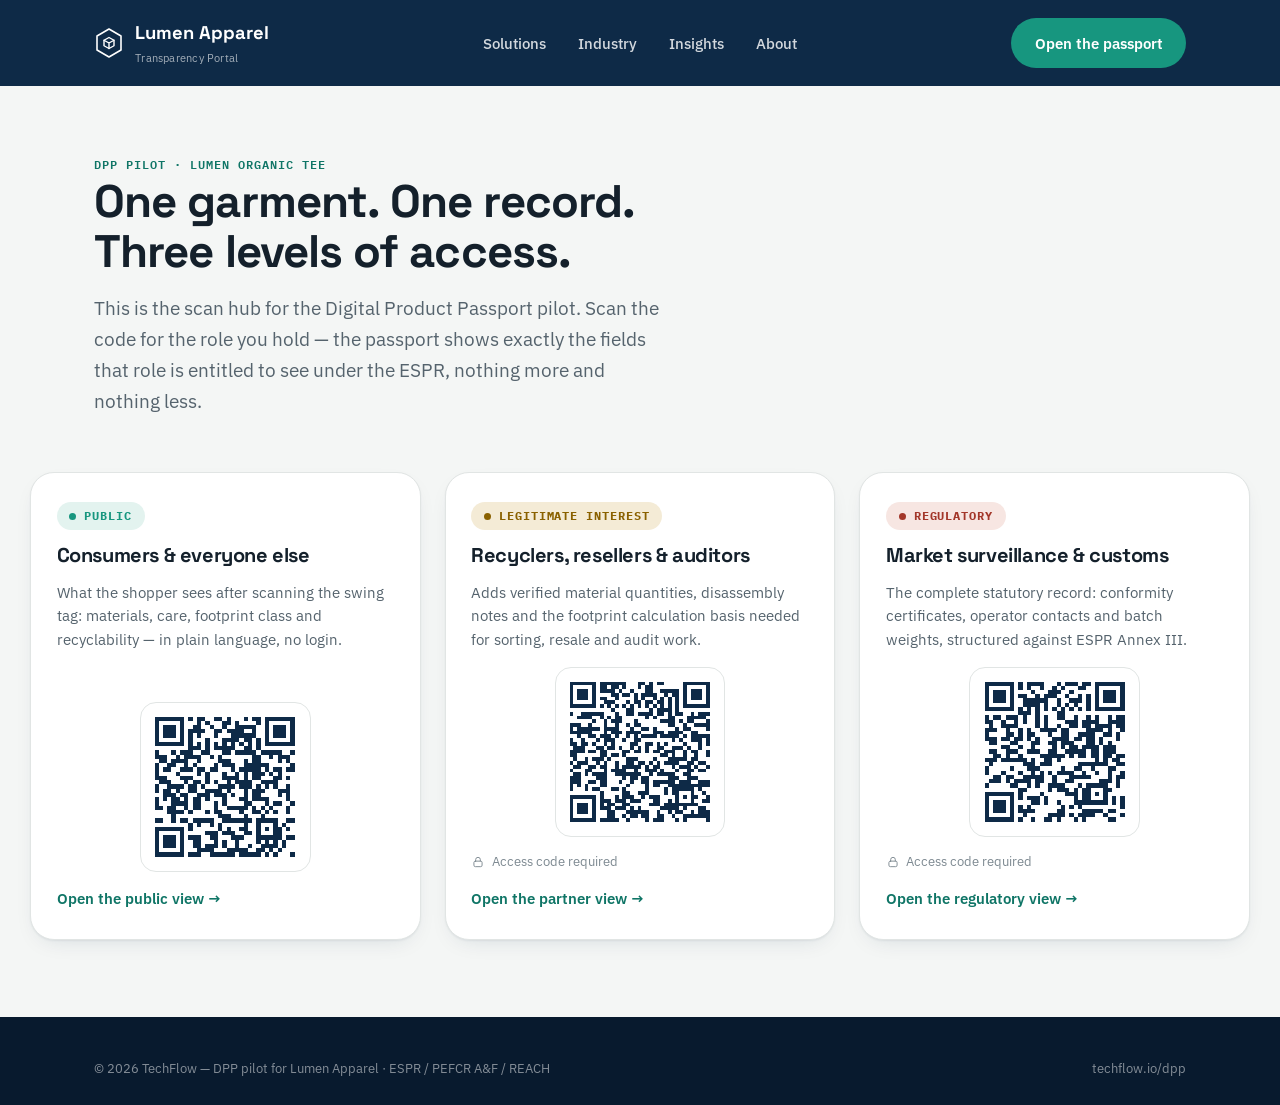
<file: index.html>
<!DOCTYPE html>
<html lang="en">
<head>
<meta charset="UTF-8">
<meta name="viewport" content="width=device-width, initial-scale=1.0">
<title>Transparency Portal — Scan a passport view | TechFlow × Lumen Apparel</title>
<meta name="description" content="Scan hub for the TechFlow × Lumen Apparel Digital Product Passport pilot. One garment, three access levels — scan the QR code for the view you are entitled to.">
<link rel="icon" href="data:image/svg+xml,%3Csvg xmlns='http://www.w3.org/2000/svg' viewBox='0 0 30 30'%3E%3Cpolygon points='15,1 27,8 27,22 15,29 3,22 3,8' fill='%230E2A47'/%3E%3Cpath d='M15 9.5 20 12.25 20 17.75 15 20.5 10 17.75 10 12.25Z M10 12.25 15 15 20 12.25 M15 15 V20.5' fill='none' stroke='white' stroke-width='1.5' stroke-linejoin='round'/%3E%3C/svg%3E">
<link rel="preconnect" href="https://fonts.googleapis.com">
<link rel="preconnect" href="https://fonts.gstatic.com" crossorigin>
<link href="https://fonts.googleapis.com/css2?family=Space+Grotesk:wght@500;600;700&family=IBM+Plex+Sans:wght@400;500;600;700&family=IBM+Plex+Mono:wght@500;600&display=swap" rel="stylesheet">
<link rel="stylesheet" href="assets/css/tf-tokens.css">
<link rel="stylesheet" href="assets/css/tf-base.css">
<style>
  .hub-hero { padding: clamp(2.5rem, 5vw, 4.5rem) 0 1rem; }
  .hub-hero h1 { font-size: var(--fs-h1); max-width: 22ch; }
  .hub-hero .hero-lead { font-size: var(--fs-lead); color: var(--ink-soft); max-width: 52ch; margin-top: 1rem; }
  .hub-grid {
    display: grid;
    grid-template-columns: repeat(3, 1fr);
    gap: 1.5rem;
    padding: 2.5rem 0 var(--section-pad);
  }
  .hub-card {
    background: var(--card);
    border: 1px solid var(--line);
    border-radius: var(--radius-l);
    box-shadow: var(--shadow-card);
    padding: 1.8rem 1.6rem;
    display: flex;
    flex-direction: column;
    gap: 0.9rem;
    align-items: flex-start;
  }
  .hub-card h2 { font-size: 1.25rem; }
  .hub-card p { color: var(--ink-soft); font-size: 0.92rem; flex: 1; }
  .hub-qr { align-self: center; padding: 0.9rem; background: #fff; border: 1px solid var(--line); border-radius: var(--radius-m); }
  .hub-lock { font-size: 0.8rem; color: var(--ink-faint); display: flex; align-items: center; gap: 0.4rem; }
  .hub-open { font-weight: 600; text-decoration: none; color: var(--teal-dark); font-size: 0.92rem; }
  .hub-open:hover { text-decoration: underline; }
  .hub-card--public .tier-badge--public { background: var(--tier-public-tint); color: var(--tier-public); }
  .hub-card--legit .tier-badge--legit { background: var(--tier-legit-tint); color: var(--tier-legit); }
  .hub-card--authority .tier-badge--authority { background: var(--tier-authority-tint); color: var(--tier-authority); }
  @media (max-width: 900px) { .hub-grid { grid-template-columns: 1fr; } }
</style>
</head>
<body>

<svg style="display:none" aria-hidden="true">
  <symbol id="icon-hex" viewBox="0 0 30 30" fill="none" stroke="currentColor" stroke-linecap="round" stroke-linejoin="round"><polygon points="15,1 27,8 27,22 15,29 3,22 3,8" stroke-width="1.6"/><path d="M15 9.5 20 12.25 20 17.75 15 20.5 10 17.75 10 12.25Z" stroke-width="1.4"/><path d="M10 12.25 15 15 20 12.25M15 15V20.5" stroke-width="1.4"/></symbol>
  <symbol id="icon-lock" viewBox="0 0 24 24" fill="none" stroke="currentColor" stroke-width="1.6" stroke-linecap="round" stroke-linejoin="round"><rect x="5" y="10.5" width="14" height="9.5" rx="2.5"/><path d="M8 10.5V8a4 4 0 0 1 8 0v2.5"/></symbol>
</svg>

<header class="site-header">
  <div class="wrap">
    <a href="index.html" class="brand">
      <svg class="brand-mark" width="30" height="30"><use href="#icon-hex"/></svg>
      <span>Lumen Apparel<small>Transparency Portal</small></span>
    </a>
    <nav class="nav-links">
      <a href="solutions.html">Solutions</a>
      <a href="industry.html">Industry</a>
      <a href="public-access.html#trust">Insights</a>
      <a href="#footer">About</a>
    </nav>
    <div class="nav-right">
      <a href="public-access.html" class="btn btn-primary">Open the passport</a>
      <button class="menu-toggle" aria-label="Open menu" aria-expanded="false"><span></span></button>
    </div>
  </div>
</header>
<div class="mobile-panel">
  <a href="solutions.html">Solutions</a>
  <a href="industry.html">Industry</a>
  <a href="public-access.html#trust">Insights</a>
  <a href="#footer">About</a>
</div>

<main>
  <section class="hub-hero">
    <div class="wrap">
      <span class="eyebrow">DPP Pilot · Lumen Organic Tee</span>
      <h1>One garment. One record. Three levels of access.</h1>
      <p class="hero-lead">This is the scan hub for the Digital Product Passport pilot. Scan the code for the role you hold — the passport shows exactly the fields that role is entitled to see under the ESPR, nothing more and nothing less.</p>
    </div>
  </section>

  <section>
    <div class="wrap hub-grid">
      <article class="hub-card hub-card--public">
        <span class="tier-badge tier-badge--public"><span class="dot"></span>Public</span>
        <h2>Consumers &amp; everyone else</h2>
        <p>What the shopper sees after scanning the swing tag: materials, care, footprint class and recyclability — in plain language, no login.</p>
        <div class="hub-qr" data-qr data-qr-page="public-access.html" data-qr-size="140" role="img" aria-label="QR code linking to the public passport view"></div>
        <a class="hub-open" href="public-access.html">Open the public view →</a>
      </article>

      <article class="hub-card hub-card--legit">
        <span class="tier-badge tier-badge--legit"><span class="dot"></span>Legitimate Interest</span>
        <h2>Recyclers, resellers &amp; auditors</h2>
        <p>Adds verified material quantities, disassembly notes and the footprint calculation basis needed for sorting, resale and audit work.</p>
        <div class="hub-qr" data-qr data-qr-page="legitimate-interest-access.html" data-qr-size="140" role="img" aria-label="QR code linking to the legitimate interest passport view"></div>
        <span class="hub-lock"><svg width="14" height="14"><use href="#icon-lock"/></svg>Access code required</span>
        <a class="hub-open" href="legitimate-interest-access.html">Open the partner view →</a>
      </article>

      <article class="hub-card hub-card--authority">
        <span class="tier-badge tier-badge--authority"><span class="dot"></span>Regulatory</span>
        <h2>Market surveillance &amp; customs</h2>
        <p>The complete statutory record: conformity certificates, operator contacts and batch weights, structured against ESPR Annex III.</p>
        <div class="hub-qr" data-qr data-qr-page="regulatory-access.html" data-qr-size="140" role="img" aria-label="QR code linking to the regulatory passport view"></div>
        <span class="hub-lock"><svg width="14" height="14"><use href="#icon-lock"/></svg>Access code required</span>
        <a class="hub-open" href="regulatory-access.html">Open the regulatory view →</a>
      </article>
    </div>
  </section>
</main>

<footer class="site-footer" id="footer">
  <div class="wrap">
    <div class="footer-bottom" style="border-top:none; padding-top:0;">
      <span>© 2026 TechFlow — DPP pilot for Lumen Apparel · ESPR / PEFCR A&amp;F / REACH</span>
      <span>techflow.io/dpp</span>
    </div>
  </div>
</footer>

<script src="assets/vendor/qrcode.min.js"></script>
<script src="assets/js/tf-nav.js"></script>
</body>
</html>
</file>
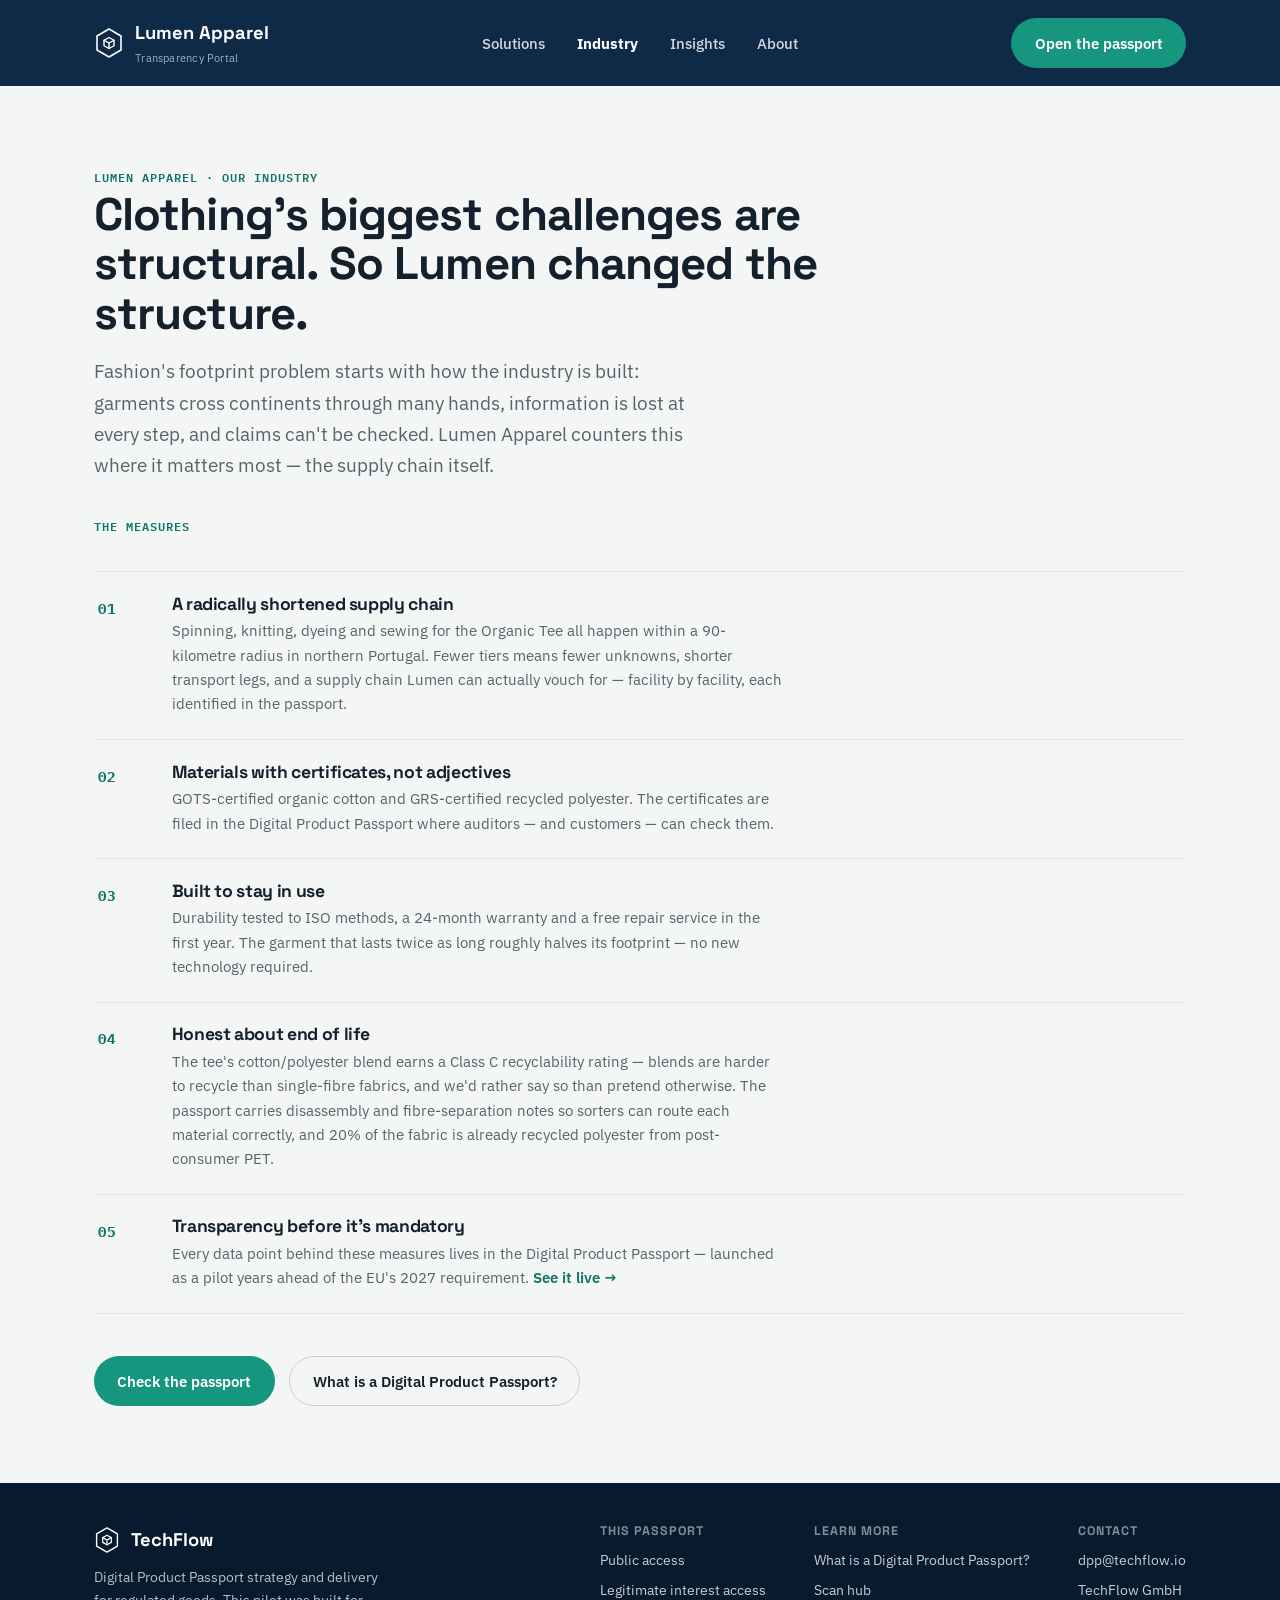
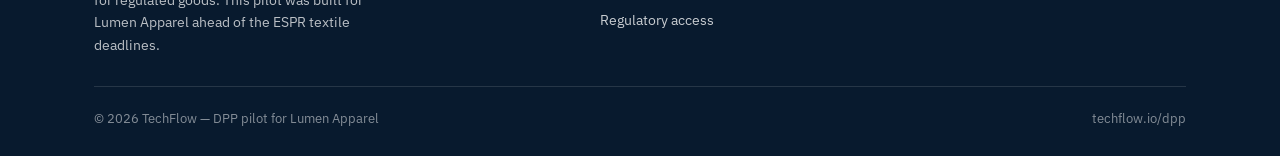
<file: industry.html>
<!DOCTYPE html>
<html lang="en">
<head>
<meta charset="UTF-8">
<meta name="viewport" content="width=device-width, initial-scale=1.0">
<title>Transparency Portal — Industry &amp; Commitments | TechFlow</title>
<meta name="description" content="How Lumen Apparel counters the clothing industry's sustainability challenges: a radically shortened supply chain, durable design, certified materials and a Digital Product Passport on every garment.">
<link rel="icon" href="data:image/svg+xml,%3Csvg xmlns='http://www.w3.org/2000/svg' viewBox='0 0 30 30'%3E%3Cpolygon points='15,1 27,8 27,22 15,29 3,22 3,8' fill='%230E2A47'/%3E%3Cpath d='M15 9.5 20 12.25 20 17.75 15 20.5 10 17.75 10 12.25Z M10 12.25 15 15 20 12.25 M15 15 V20.5' fill='none' stroke='white' stroke-width='1.5' stroke-linejoin='round'/%3E%3C/svg%3E">
<link rel="preconnect" href="https://fonts.googleapis.com">
<link rel="preconnect" href="https://fonts.gstatic.com" crossorigin>
<link href="https://fonts.googleapis.com/css2?family=Space+Grotesk:wght@500;600;700&family=IBM+Plex+Sans:wght@400;500;600;700&family=IBM+Plex+Mono:wght@500;600&display=swap" rel="stylesheet">
<link rel="stylesheet" href="assets/css/tf-tokens.css">
<link rel="stylesheet" href="assets/css/tf-base.css">
<style>
  .page-hero { padding: clamp(3rem, 6vw, 5rem) 0 2rem; }
  .page-hero h1 { font-size: var(--fs-h1); max-width: 26ch; }
  .page-hero .hero-lead { font-size: var(--fs-lead); color: var(--ink-soft); max-width: 56ch; margin-top: 1.1rem; }
  .measure-list { border-top: 1px solid var(--line); margin-top: 2rem; }
  .measure { display: grid; grid-template-columns: 56px 1fr; gap: 1.1rem; padding: 1.4rem 0.25rem; border-bottom: 1px solid var(--line); align-items: start; }
  .measure .num { font-family: var(--font-mono); font-weight: 700; color: var(--teal-dark); font-size: 0.88rem; letter-spacing: 0.06em; padding-top: 0.2rem; }
  .measure h3 { font-size: 1.1rem; margin-bottom: 0.35rem; }
  .measure p { color: var(--ink-soft); font-size: 0.94rem; max-width: 68ch; }
  .measure a { color: var(--teal-dark); font-weight: 600; text-decoration: none; }
  .measure a:hover { text-decoration: underline; }
  .cta-row { display: flex; gap: 0.9rem; flex-wrap: wrap; padding: 2.6rem 0 var(--section-pad); }
  @media (max-width: 700px) { .measure { grid-template-columns: 42px 1fr; } }
</style>
</head>
<body>

<svg style="display:none" aria-hidden="true">
  <symbol id="icon-hex" viewBox="0 0 30 30" fill="none" stroke="currentColor" stroke-linecap="round" stroke-linejoin="round"><polygon points="15,1 27,8 27,22 15,29 3,22 3,8" stroke-width="1.6"/><path d="M15 9.5 20 12.25 20 17.75 15 20.5 10 17.75 10 12.25Z" stroke-width="1.4"/><path d="M10 12.25 15 15 20 12.25M15 15V20.5" stroke-width="1.4"/></symbol>
</svg>

<header class="site-header">
  <div class="wrap">
    <a href="index.html" class="brand">
      <svg class="brand-mark" width="30" height="30"><use href="#icon-hex"/></svg>
      <span>Lumen Apparel<small>Transparency Portal</small></span>
    </a>
    <nav class="nav-links">
      <a href="solutions.html">Solutions</a>
      <a href="industry.html" aria-current="page" style="color:#fff; font-weight:700;">Industry</a>
      <a href="public-access.html#trust">Insights</a>
      <a href="#footer">About</a>
    </nav>
    <div class="nav-right">
      <a href="public-access.html" class="btn btn-primary">Open the passport</a>
      <button class="menu-toggle" aria-label="Open menu" aria-expanded="false"><span></span></button>
    </div>
  </div>
</header>
<div class="mobile-panel">
  <a href="solutions.html">Solutions</a>
  <a href="industry.html">Industry</a>
  <a href="public-access.html#trust">Insights</a>
  <a href="#footer">About</a>
</div>

<main>
  <section class="page-hero">
    <div class="wrap">
      <span class="eyebrow">Lumen Apparel · Our industry</span>
      <h1>Clothing's biggest challenges are structural. So Lumen changed the structure.</h1>
      <p class="hero-lead">Fashion's footprint problem starts with how the industry is built: garments cross continents through many hands, information is lost at every step, and claims can't be checked. Lumen Apparel counters this where it matters most — the supply chain itself.</p>
    </div>
  </section>

  <section>
    <div class="wrap">
      <span class="eyebrow">The measures</span>
      <div class="measure-list">
        <div class="measure">
          <span class="num">01</span>
          <div>
            <h3>A radically shortened supply chain</h3>
            <p>Spinning, knitting, dyeing and sewing for the Organic Tee all happen within a 90-kilometre radius in northern Portugal. Fewer tiers means fewer unknowns, shorter transport legs, and a supply chain Lumen can actually vouch for — facility by facility, each identified in the passport.</p>
          </div>
        </div>
        <div class="measure">
          <span class="num">02</span>
          <div>
            <h3>Materials with certificates, not adjectives</h3>
            <p>GOTS-certified organic cotton and GRS-certified recycled polyester. The certificates are filed in the Digital Product Passport where auditors — and customers — can check them.</p>
          </div>
        </div>
        <div class="measure">
          <span class="num">03</span>
          <div>
            <h3>Built to stay in use</h3>
            <p>Durability tested to ISO methods, a 24-month warranty and a free repair service in the first year. The garment that lasts twice as long roughly halves its footprint — no new technology required.</p>
          </div>
        </div>
        <div class="measure">
          <span class="num">04</span>
          <div>
            <h3>Honest about end of life</h3>
            <p>The tee's cotton/polyester blend earns a Class C recyclability rating — blends are harder to recycle than single-fibre fabrics, and we'd rather say so than pretend otherwise. The passport carries disassembly and fibre-separation notes so sorters can route each material correctly, and 20% of the fabric is already recycled polyester from post-consumer PET.</p>
          </div>
        </div>
        <div class="measure">
          <span class="num">05</span>
          <div>
            <h3>Transparency before it's mandatory</h3>
            <p>Every data point behind these measures lives in the Digital Product Passport — launched as a pilot years ahead of the EU's 2027 requirement. <a href="public-access.html">See it live →</a></p>
          </div>
        </div>
      </div>
      <div class="cta-row">
        <a href="public-access.html" class="btn btn-primary">Check the passport</a>
        <a href="solutions.html" class="btn btn-secondary">What is a Digital Product Passport?</a>
      </div>
    </div>
  </section>
</main>

<footer class="site-footer" id="footer">
  <div class="wrap">
    <div class="footer-top">
      <div class="footer-brand">
        <span class="brand"><svg class="brand-mark" width="26" height="26"><use href="#icon-hex"/></svg>TechFlow</span>
        <p>Digital Product Passport strategy and delivery for regulated goods. This pilot was built for Lumen Apparel ahead of the ESPR textile deadlines.</p>
      </div>
      <div class="footer-cols">
        <div class="footer-col">
          <h4>This passport</h4>
          <a href="public-access.html">Public access</a>
          <a href="legitimate-interest-access.html">Legitimate interest access</a>
          <a href="regulatory-access.html">Regulatory access</a>
        </div>
        <div class="footer-col">
          <h4>Learn more</h4>
          <a href="solutions.html">What is a Digital Product Passport?</a>
          <a href="index.html">Scan hub</a>
        </div>
        <div class="footer-col">
          <h4>Contact</h4>
          <a href="mailto:dpp@techflow.io">dpp@techflow.io</a>
          <p>TechFlow GmbH</p>
        </div>
      </div>
    </div>
    <div class="footer-bottom">
      <span>© 2026 TechFlow — DPP pilot for Lumen Apparel</span>
      <span>techflow.io/dpp</span>
    </div>
  </div>
</footer>

<script src="assets/js/tf-nav.js"></script>
</body>
</html>
</file>
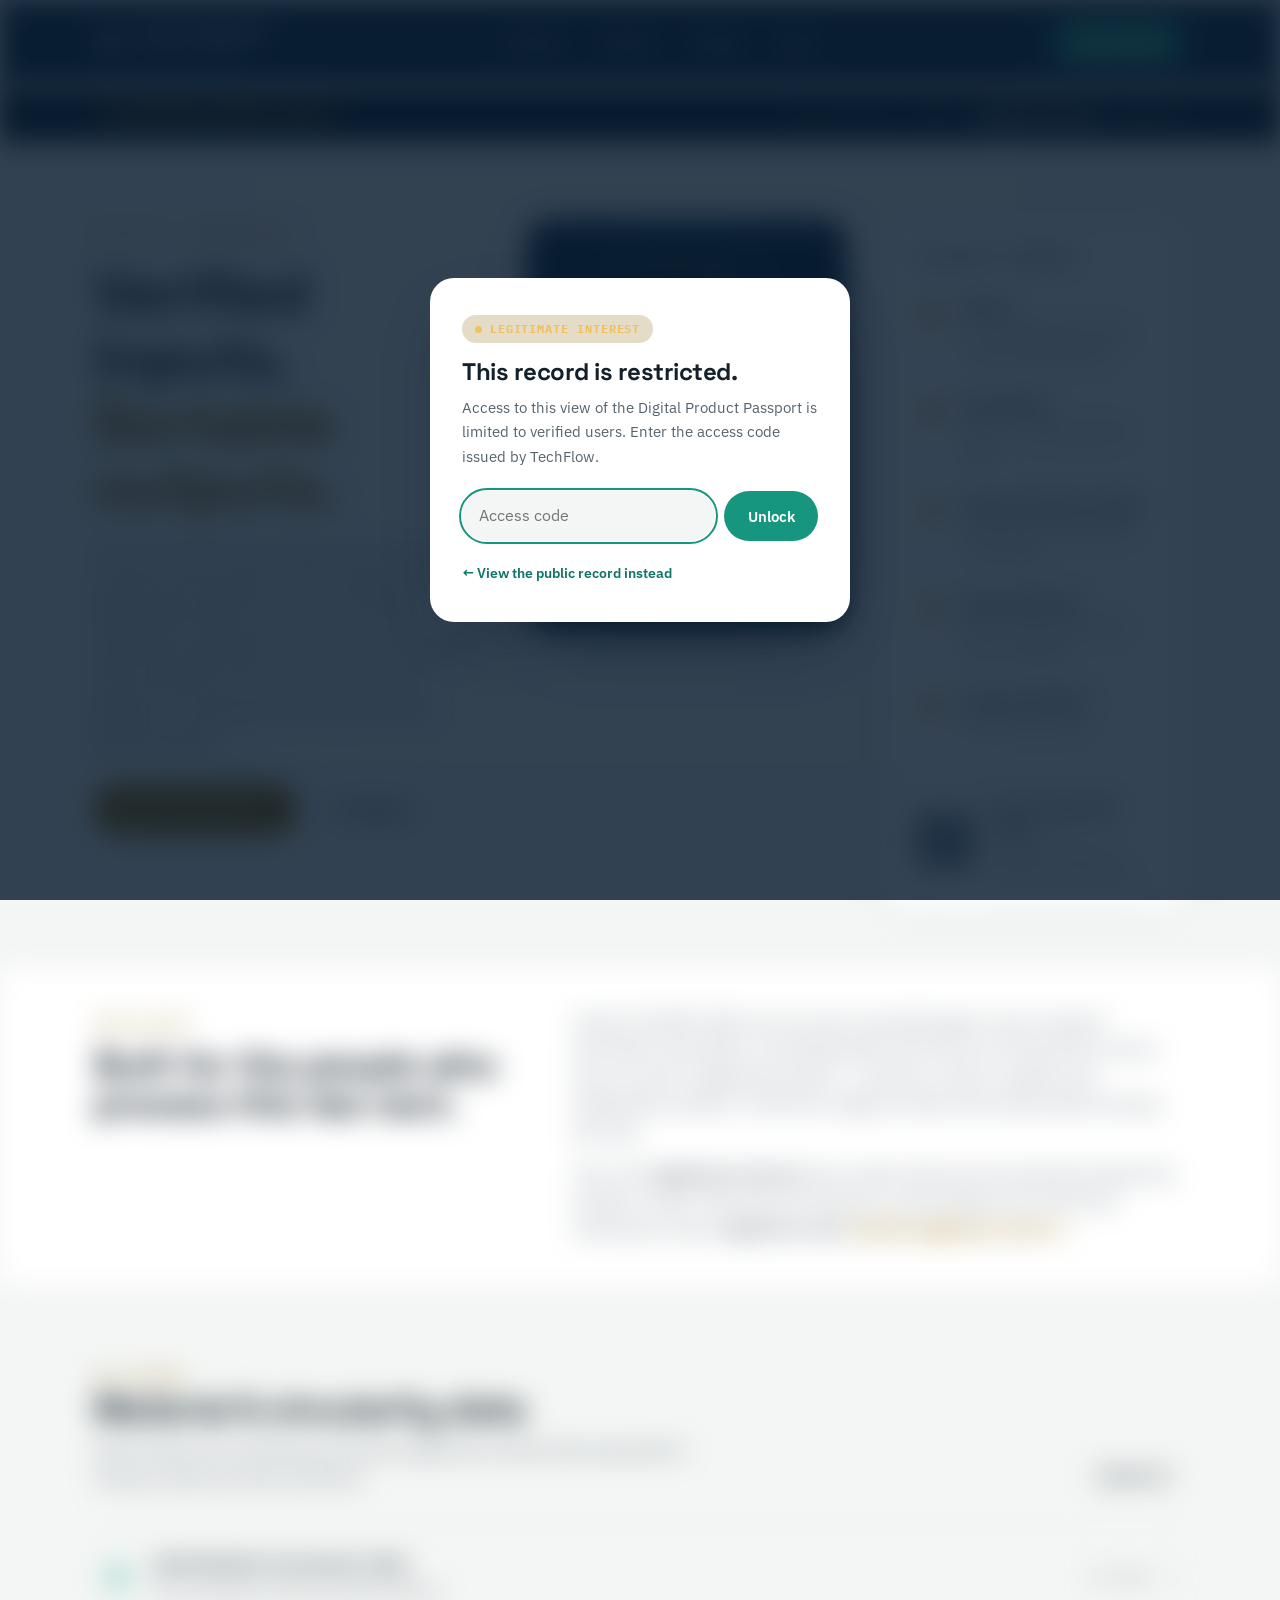
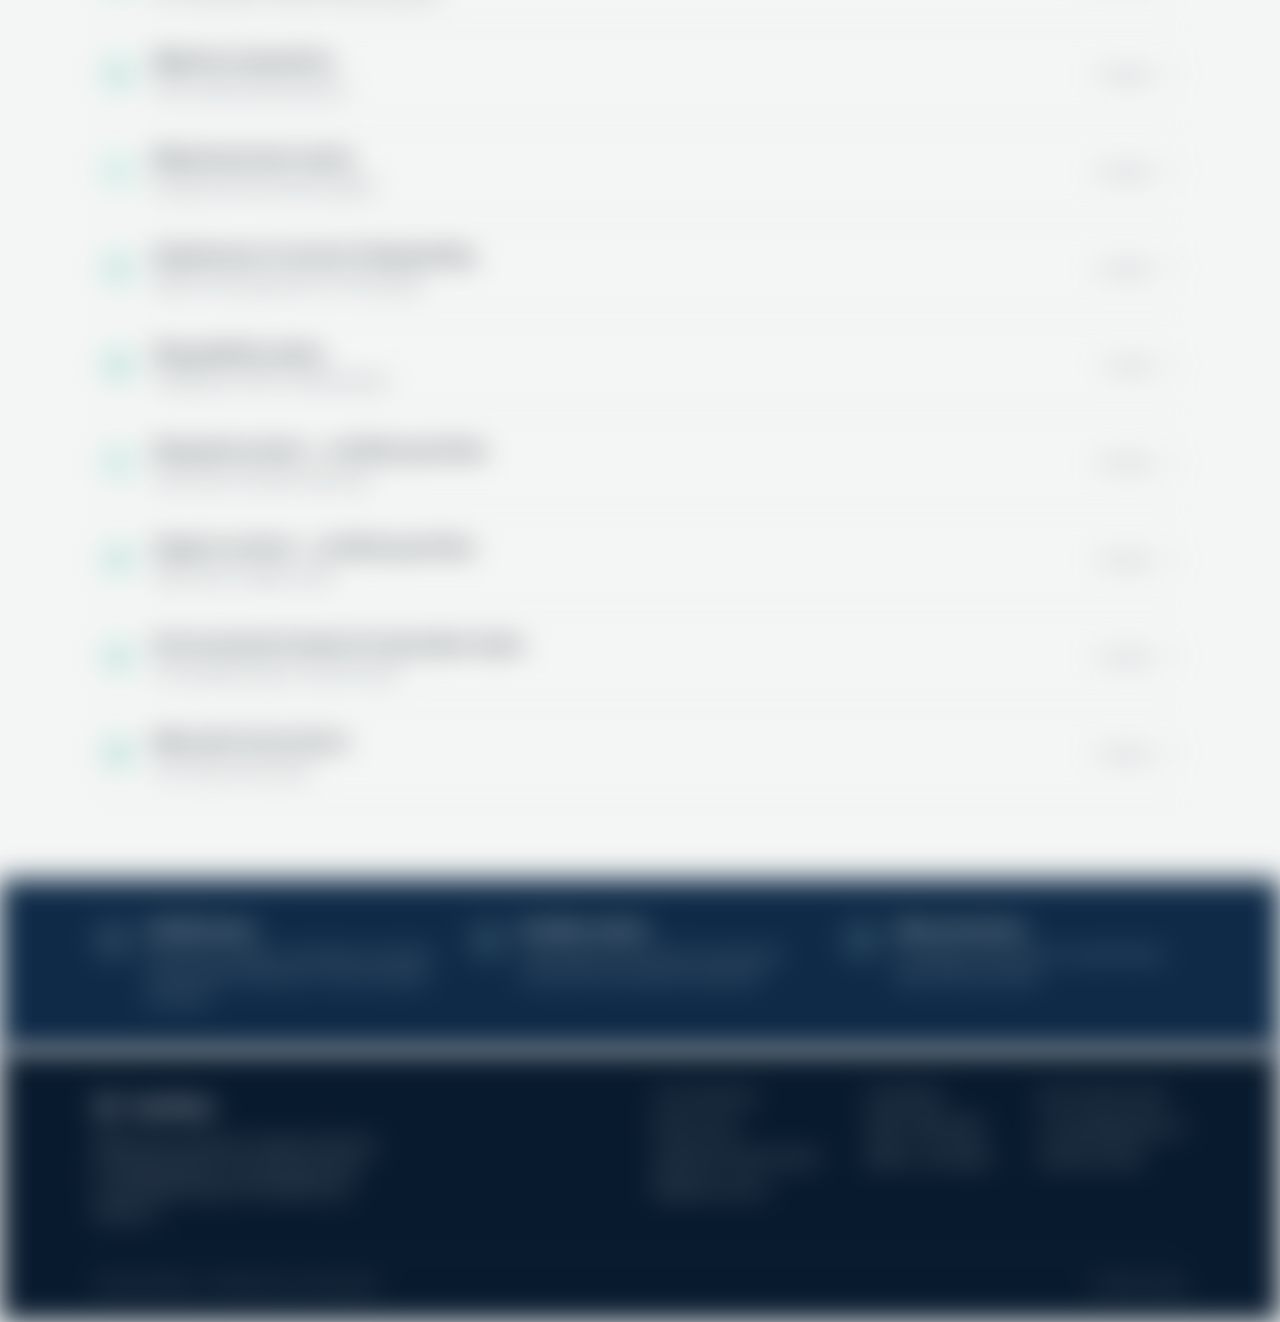
<file: legitimate-interest-access.html>
<!DOCTYPE html>
<html lang="en">
<head>
<meta charset="UTF-8">
<meta name="viewport" content="width=device-width, initial-scale=1.0">
<title>Transparency Portal — Lumen Organic Tee | Legitimate Interest Access</title>
<meta name="description" content="Legitimate Interest Digital Product Passport record for the Lumen Organic Tee — verified composition, disassembly and circularity data for recyclers, resellers and auditors.">
<link rel="icon" href="data:image/svg+xml,%3Csvg xmlns='http://www.w3.org/2000/svg' viewBox='0 0 30 30'%3E%3Cpolygon points='15,1 27,8 27,22 15,29 3,22 3,8' fill='%230E2A47'/%3E%3Cpath d='M15 9.5 20 12.25 20 17.75 15 20.5 10 17.75 10 12.25Z M10 12.25 15 15 20 12.25 M15 15 V20.5' fill='none' stroke='white' stroke-width='1.5' stroke-linejoin='round'/%3E%3C/svg%3E">
<link rel="preconnect" href="https://fonts.googleapis.com">
<link rel="preconnect" href="https://fonts.gstatic.com" crossorigin>
<link href="https://fonts.googleapis.com/css2?family=Space+Grotesk:wght@500;600;700&family=IBM+Plex+Sans:wght@400;500;600;700&family=IBM+Plex+Mono:wght@500;600&display=swap" rel="stylesheet">
<link rel="stylesheet" href="assets/css/tf-tokens.css">
<link rel="stylesheet" href="assets/css/tf-base.css">
<style>.more-note { font-size: 0.82rem; color: var(--ink-faint); margin-top: 0.8rem; }</style>
</head>
<body data-gate="legit" data-gate-title="Legitimate Interest">

<svg style="display:none" aria-hidden="true">
  <symbol id="icon-hex" viewBox="0 0 30 30" fill="none" stroke="currentColor" stroke-linecap="round" stroke-linejoin="round"><polygon points="15,1 27,8 27,22 15,29 3,22 3,8" stroke-width="1.6"/><path d="M15 9.5 20 12.25 20 17.75 15 20.5 10 17.75 10 12.25Z" stroke-width="1.4"/><path d="M10 12.25 15 15 20 12.25M15 15V20.5" stroke-width="1.4"/></symbol>
  <symbol id="icon-id" viewBox="0 0 24 24" fill="none" stroke="currentColor" stroke-width="1.6" stroke-linecap="round" stroke-linejoin="round"><rect x="3.5" y="4.5" width="17" height="15" rx="2.5"/><circle cx="8.7" cy="10.3" r="2"/><path d="M6.2 16c.3-1.7 1.6-2.5 2.5-2.5s2.2.8 2.5 2.5"/><path d="M13.8 9h4M13.8 12.2h4"/></symbol>
  <symbol id="icon-factory" viewBox="0 0 24 24" fill="none" stroke="currentColor" stroke-width="1.6" stroke-linecap="round" stroke-linejoin="round"><path d="M3.5 19.5V11l5 3V11l5 3V6.5l5 4v9z"/><path d="M3.5 19.5h16"/></symbol>
  <symbol id="icon-fibre" viewBox="0 0 24 24" fill="none" stroke="currentColor" stroke-width="1.6" stroke-linecap="round" stroke-linejoin="round"><path d="M4 12c0-4 3-7 7-7s5 2.5 5 5-2 5-5 5-4-1.8-4-3.8 1.3-3.7 3.3-3.7"/><circle cx="17.5" cy="17.5" r="3"/></symbol>
  <symbol id="icon-gauge" viewBox="0 0 24 24" fill="none" stroke="currentColor" stroke-width="1.6" stroke-linecap="round" stroke-linejoin="round"><path d="M4 16a8 8 0 1 1 16 0"/><path d="M12 16l4-5"/><path d="M12 16h.01"/></symbol>
  <symbol id="icon-flask" viewBox="0 0 24 24" fill="none" stroke="currentColor" stroke-width="1.6" stroke-linecap="round" stroke-linejoin="round"><path d="M10 3.5h4M10.5 4v5.6L6 17a2 2 0 0 0 1.8 3h8.4A2 2 0 0 0 18 17l-4.5-7.4V4"/><path d="M8.2 14.5h7.6"/></symbol>
  <symbol id="icon-recycle" viewBox="0 0 24 24" fill="none" stroke="currentColor" stroke-width="1.6" stroke-linecap="round" stroke-linejoin="round"><path d="M7 19H4.815a1.83 1.83 0 0 1-1.57-.881 1.785 1.785 0 0 1-.004-1.784L7.196 9.5"/><path d="M11 19h8.203a1.83 1.83 0 0 0 1.556-.89 1.784 1.784 0 0 0 0-1.775l-1.226-2.12"/><path d="m14 16-3 3 3 3"/><path d="M8.293 13.596 7.196 9.5l4.099 1.098"/><path d="m9.344 5.811 1.093-1.892A1.83 1.83 0 0 1 11.985 3a1.784 1.784 0 0 1 1.546.888l3.943 6.843"/><path d="m13.378 9.633 4.096 1.098 1.097-4.096"/></symbol>
  <symbol id="icon-loop" viewBox="0 0 24 24" fill="none" stroke="currentColor" stroke-width="1.6" stroke-linecap="round" stroke-linejoin="round"><path d="M5 12a7 7 0 0 1 11.6-5.3M19 12a7 7 0 0 1-11.6 5.3"/><path d="M16.6 4v3h-3M7.4 20v-3h3"/></symbol>
  <symbol id="icon-leaf" viewBox="0 0 24 24" fill="none" stroke="currentColor" stroke-width="1.6" stroke-linecap="round" stroke-linejoin="round"><path d="M6 19c-2-5 0-11 6-13.5C18 3 19.5 8 18 12c-2.5 6-8 7.5-12 7z"/><path d="M6.5 19c2-4.5 5-8 10-11"/></symbol>
  <symbol id="icon-cloud" viewBox="0 0 24 24" fill="none" stroke="currentColor" stroke-width="1.6" stroke-linecap="round" stroke-linejoin="round"><path d="M7 18h10a3.5 3.5 0 0 0 0-7 5 5 0 0 0-9.6-1.6A4 4 0 0 0 7 18z"/><path d="M12 12.5v5M9.8 15.3 12 17.5l2.2-2.2"/></symbol>
  <symbol id="icon-book" viewBox="0 0 24 24" fill="none" stroke="currentColor" stroke-width="1.6" stroke-linecap="round" stroke-linejoin="round"><path d="M12 6.2c-1.4-1-4-1.7-7.5-1.2v13c3.5-.5 6.1.2 7.5 1.2 1.4-1 4-1.7 7.5-1.2V5c-3.5-.5-6.1.2-7.5 1.2z"/><path d="M12 6.2V19.2"/></symbol>
  <symbol id="icon-scale" viewBox="0 0 24 24" fill="none" stroke="currentColor" stroke-width="1.6" stroke-linecap="round" stroke-linejoin="round"><path d="M12 3.5v17M6 7.5h12M6 7.5 3.5 13a2.7 2.7 0 0 0 5 0zM18 7.5 15.5 13a2.7 2.7 0 0 0 5 0z"/></symbol>
</svg>

<header class="site-header">
  <div class="wrap">
    <a href="public-access.html" class="brand">
      <svg class="brand-mark" width="30" height="30"><use href="#icon-hex"/></svg>
      <span>Lumen Apparel<small>Transparency Portal</small></span>
    </a>
    <nav class="nav-links">
      <a href="solutions.html">Solutions</a>
      <a href="industry.html">Industry</a>
      <a href="#trust">Insights</a>
      <a href="#footer">About</a>
    </nav>
    <div class="nav-right">
      <a href="#" class="btn btn-primary">Book a demo</a>
      <button class="menu-toggle" aria-label="Open menu" aria-expanded="false"><span></span></button>
    </div>
  </div>
</header>
<div class="mobile-panel">
  <a href="solutions.html">Solutions</a>
  <a href="industry.html">Industry</a>
  <a href="#trust">Insights</a>
  <a href="#footer">About</a>
</div>

<div class="tier-bar">
  <div class="wrap">
    <span class="tier-badge tier-badge--legit"><span class="dot"></span>Legitimate Interest Access</span>
    <div class="tier-switch">
      <span class="label">Also viewable as:</span>
      <a href="public-access.html">Public</a>
      <a href="legitimate-interest-access.html" class="is-current">Legitimate Interest</a>
      <a href="regulatory-access.html">Regulatory</a>
    </div>
  </div>
</div>

<main>
  <section class="hero">
    <div class="wrap hero-grid">
      <div class="hero-copy">
        <span class="eyebrow" style="color:var(--tier-legit);">DPP Pilot · Lumen Apparel</span>
        <h1>Verified inputs. <span class="hero-accent" style="color:var(--tier-legit);">Sortable outputs.</span></h1>
        <p class="hero-lead">This record is for recycling operators, resale partners and auditors with a registered legitimate interest. It adds the verified quantities, disassembly notes and calculation basis needed to sort, price or audit this garment — beyond what's shown to the general public.</p>
        <div style="display:flex; gap:0.9rem; flex-wrap:wrap;">
          <a href="#records" class="btn btn-primary" style="background:var(--tier-legit);">Open the full record ↓</a>
          <a href="#overview" class="btn btn-secondary">Key figures</a>
        </div>
      </div>

      <div class="hero-visual">
        <div class="hero-photo-frame">
          <img src="assets/img/elevate-tee.png" alt="Lumen Apparel organic cotton T-shirt, navy, studio photo">
        </div>
        <div class="hero-tags">
          <span class="hero-tag"><svg width="16" height="16"><use href="#icon-flask"/></svg>Disassembly</span>
          <span class="hero-tag"><svg width="16" height="16"><use href="#icon-loop"/></svg>Verified content</span>
          <span class="hero-tag"><svg width="16" height="16"><use href="#icon-cloud"/></svg>Footprint basis</span>
        </div>
      </div>

      <div class="overview-card" id="overview">
        <h2>Partner record</h2>
        <div class="overview-row">
          <span class="icon" style="background:var(--tier-legit-tint); color:var(--tier-legit);"><svg width="18" height="18"><use href="#icon-id"/></svg></span>
          <div><dt>DPP ID</dt><dd>TF-TSHIRT-000123 · Batch LA-BATCH-2027-0311</dd></div>
        </div>
        <div class="overview-row">
          <span class="icon" style="background:var(--tier-legit-tint); color:var(--tier-legit);"><svg width="18" height="18"><use href="#icon-recycle"/></svg></span>
          <div><dt>Recyclability</dt><dd>Class C — cotton/polyester blend</dd></div>
        </div>
        <div class="overview-row">
          <span class="icon" style="background:var(--tier-legit-tint); color:var(--tier-legit);"><svg width="18" height="18"><use href="#icon-loop"/></svg></span>
          <div><dt>Recycled material, verified</dt><dd>0.036 kg per unit (polyester component)</dd></div>
        </div>
        <div class="overview-row">
          <span class="icon" style="background:var(--tier-legit-tint); color:var(--tier-legit);"><svg width="18" height="18"><use href="#icon-flask"/></svg></span>
          <div><dt>Disassembly note</dt><dd>Remove woven neck label before recycling</dd></div>
        </div>
        <div class="overview-row">
          <span class="icon" style="background:var(--tier-legit-tint); color:var(--tier-legit);"><svg width="18" height="18"><use href="#icon-cloud"/></svg></span>
          <div><dt>Footprint, absolute</dt><dd>8.4 kg CO₂e per unit</dd></div>
        </div>
        <div class="qr-block">
          <div id="qrCode"></div>
          <div class="qr-block-text">
            <strong>Scan to reopen this record</strong>
            <p>Same URL, filtered to legitimate-interest fields.</p>
          </div>
        </div>
      </div>
    </div>
  </section>

  <section class="context-strip" id="context">
    <div class="wrap">
      <div>
        <span class="eyebrow" style="color:var(--tier-legit);">Access basis</span>
        <h2 style="font-size: var(--fs-h2); margin-top:0.6rem;">Built for the people who process this tee next.</h2>
      </div>
      <div>
        <p>Under the ESPR, fields such as exact recycled/organic mass, footprint calculation parameters, and disassembly instructions are restricted to actors who can show a legitimate interest — recyclers, sorters, resellers and independent auditors. TechFlow's registry checks that interest before issuing this view.</p>
        <p>This is the <strong>legitimate interest</strong> view: public data plus the operational detail this audience needs. Manufacturer/importer contact details and conformity certificates remain <strong>regulatory-only</strong>. <a href="regulatory-access.html" style="color:var(--tier-legit); font-weight:600; text-decoration:none;">See the regulatory record →</a></p>
      </div>
    </div>
  </section>

  <section class="records" id="records">
    <div class="wrap">
      <div class="records-head">
        <div>
          <span class="eyebrow" style="color:var(--tier-legit);">Full record</span>
          <h2>Material &amp; circularity data</h2>
          <p>Public fields plus everything unlocked at legitimate-interest level, grouped for sorting, resale and audit workflows.</p>
        </div>
        <button class="toggle-all" id="toggleAll">Expand all</button>
      </div>

      <div class="dpp-accordion">

        <details class="dpp-cat">
          <summary><span class="icon"><svg width="20" height="20"><use href="#icon-id"/></svg></span><span class="cat-meta">Identification &amp; producer data<span class="cat-sub">IDs, classification codes and named operators</span></span><span class="count">11 fields</span><svg class="chevron" width="16" height="16" viewBox="0 0 16 16"><path d="M4 6l4 4 4-4" stroke="currentColor" stroke-width="1.6" fill="none" stroke-linecap="round" stroke-linejoin="round"/></svg></summary>
          <div class="dpp-cat-body">
            <table class="field-table"><tbody>
              <tr><th>Unique product ID</th><td class="field-value">TF-TSHIRT-000123</td><td class="field-standard">SGTIN</td></tr>
              <tr><th>Batch ID</th><td class="field-value">LA-BATCH-2027-0311</td><td class="field-standard">GTIN + lot</td></tr>
              <tr><th>Model ID</th><td class="field-value">LA-TEE-CL02</td><td class="field-standard">GTIN-13</td></tr>
              <tr><th>ESPR / PEFCR category</th><td class="field-value">Apparel &amp; clothing accessories · Apparel &amp; Footwear</td><td class="field-standard">ESPR / PEFCR</td></tr>
              <tr><th>Commodity code</th><td class="field-value">HS 6109.10 · TARIC 6109 1000 00</td><td class="field-standard">WCO / TARIC</td></tr>
              <tr><th>Manufacturer</th><td class="field-value">Lumen Apparel Ltd. · GLN 5400012345671 · Porto, PT</td><td class="field-standard">Party GLN</td></tr>
              <tr><th>Manufacturing facility</th><td class="field-value">GLN 5400012349999 — Confecções do Norte, Porto</td><td class="field-standard">GLN</td></tr>
              <tr><th>Importer</th><td class="field-value">Lumen Nordic ApS · EORI DK88293840</td><td class="field-standard">EORI</td></tr>
              <tr><th>Other operator</th><td class="field-value">Nordic Distribution Hub · GLN 5400019203882</td><td class="field-standard">GLN</td></tr>
            </tbody></table>
            <p class="more-note">+ 3 direct operator contacts visible to Regulatory access only</p>
          </div>
        </details>

        <details class="dpp-cat">
          <summary><span class="icon"><svg width="20" height="20"><use href="#icon-fibre"/></svg></span><span class="cat-meta">Material composition<span class="cat-sub">Fibre content and construction</span></span><span class="count">2 fields</span><svg class="chevron" width="16" height="16" viewBox="0 0 16 16"><path d="M4 6l4 4 4-4" stroke="currentColor" stroke-width="1.6" fill="none" stroke-linecap="round" stroke-linejoin="round"/></svg></summary>
          <div class="dpp-cat-body">
            <table class="field-table"><tbody>
              <tr><th>Fibre composition</th><td class="field-value">80% organic cotton (GOTS) · 20% recycled polyester</td><td class="field-standard">TLR, clean dry mass</td></tr>
              <tr><th>Components specification</th><td class="field-value">Body: cotton single jersey · Rib: 1×1 crew neckband · Shoulder tape: cotton twill</td><td class="field-standard">prEN 18219</td></tr>
            </tbody></table>
          </div>
        </details>

        <details class="dpp-cat">
          <summary><span class="icon"><svg width="20" height="20"><use href="#icon-gauge"/></svg></span><span class="cat-meta">Mechanical test results<span class="cat-sub">Durability and dimensional stability</span></span><span class="count">4 fields</span><svg class="chevron" width="16" height="16" viewBox="0 0 16 16"><path d="M4 6l4 4 4-4" stroke="currentColor" stroke-width="1.6" fill="none" stroke-linecap="round" stroke-linejoin="round"/></svg></summary>
          <div class="dpp-cat-body">
            <table class="field-table"><tbody>
              <tr><th>Robustness score</th><td class="field-value">Class B durability</td><td class="field-standard">ESPR DA method</td></tr>
              <tr><th>Visual inspection</th><td class="field-value">Pass — no defects on batch sample</td><td class="field-standard">ISO 15487</td></tr>
              <tr><th>Spirality</th><td class="field-value">2.8% (limit ≤ 5%)</td><td class="field-standard">ISO 16322-3</td></tr>
              <tr><th>Dimensional change</th><td class="field-value">−3.1% length / −1.4% width after wash</td><td class="field-standard">ISO 3759</td></tr>
            </tbody></table>
            <p class="more-note">+ 1 conformity certificate visible to Regulatory access only</p>
          </div>
        </details>

        <details class="dpp-cat">
          <summary><span class="icon"><svg width="20" height="20"><use href="#icon-flask"/></svg></span><span class="cat-meta">Substances of concern &amp; disassembly<span class="cat-sub">REACH screening and end-of-life handling</span></span><span class="count">5 fields</span><svg class="chevron" width="16" height="16" viewBox="0 0 16 16"><path d="M4 6l4 4 4-4" stroke="currentColor" stroke-width="1.6" fill="none" stroke-linecap="round" stroke-linejoin="round"/></svg></summary>
          <div class="dpp-cat-body">
            <table class="field-table"><tbody>
              <tr><th>Substance name / code</th><td class="field-value">None above threshold — screened for SVHC (REACH Annex XVII)</td><td class="field-standard">IUPAC / CAS / EC</td></tr>
              <tr><th>Location of SoC</th><td class="field-value">Not applicable — no SoC detected in this batch</td><td class="field-standard">Free text</td></tr>
              <tr><th>Concentration of SoC</th><td class="field-value">&lt; 0.01% w/w</td><td class="field-standard">% w/w, REACH</td></tr>
              <tr><th>Safe-use instructions</th><td class="field-value">Wash before first wear. No special handling required.</td><td class="field-standard">Free text</td></tr>
              <tr><th>Disassembly / EoL info</th><td class="field-value">Remove woven neck label (polyester thread) before textile recycling</td><td class="field-standard">Free text</td></tr>
            </tbody></table>
          </div>
        </details>

        <details class="dpp-cat">
          <summary><span class="icon"><svg width="20" height="20"><use href="#icon-recycle"/></svg></span><span class="cat-meta">Recyclability rating<span class="cat-sub">Sortability for end-of-life processing</span></span><span class="count">1 field</span><svg class="chevron" width="16" height="16" viewBox="0 0 16 16"><path d="M4 6l4 4 4-4" stroke="currentColor" stroke-width="1.6" fill="none" stroke-linecap="round" stroke-linejoin="round"/></svg></summary>
          <div class="dpp-cat-body">
            <table class="field-table"><tbody>
              <tr><th>Recyclability score</th><td class="field-value">Class C — cotton/polyester blend</td><td class="field-standard">ESPR DA method</td></tr>
            </tbody></table>
            <p class="more-note">+ 1 conformity certificate visible to Regulatory access only</p>
          </div>
        </details>

        <details class="dpp-cat">
          <summary><span class="icon"><svg width="20" height="20"><use href="#icon-loop"/></svg></span><span class="cat-meta">Recycled content — verified quantities<span class="cat-sub">Exact mass for feedstock planning</span></span><span class="count">3 fields</span><svg class="chevron" width="16" height="16" viewBox="0 0 16 16"><path d="M4 6l4 4 4-4" stroke="currentColor" stroke-width="1.6" fill="none" stroke-linecap="round" stroke-linejoin="round"/></svg></summary>
          <div class="dpp-cat-body">
            <table class="field-table"><tbody>
              <tr><th>Recycled content</th><td class="field-value">20% (polyester component)</td><td class="field-standard">ISO 14021</td></tr>
              <tr><th>Type / origin of waste</th><td class="field-value">Post-consumer PET bottles</td><td class="field-standard">Pre-/post-consumer</td></tr>
              <tr><th>Amount of recycled material</th><td class="field-value">0.036 kg per unit</td><td class="field-standard">kg, ISO 14021</td></tr>
            </tbody></table>
            <p class="more-note">+ 1 conformity certificate visible to Regulatory access only</p>
          </div>
        </details>

        <details class="dpp-cat">
          <summary><span class="icon"><svg width="20" height="20"><use href="#icon-leaf"/></svg></span><span class="cat-meta">Organic content — verified quantities<span class="cat-sub">Mass basis for organic claims</span></span><span class="count">3 fields</span><svg class="chevron" width="16" height="16" viewBox="0 0 16 16"><path d="M4 6l4 4 4-4" stroke="currentColor" stroke-width="1.6" fill="none" stroke-linecap="round" stroke-linejoin="round"/></svg></summary>
          <div class="dpp-cat-body">
            <table class="field-table"><tbody>
              <tr><th>Organic content</th><td class="field-value">80% certified organic cotton (GOTS)</td><td class="field-standard">Reg. (EU) 2018/848</td></tr>
              <tr><th>Amount of organic material</th><td class="field-value">0.142 kg per unit</td><td class="field-standard">kg, Reg. 2018/848</td></tr>
              <tr><th>EU Ecolabel</th><td class="field-value">Not licensed — GOTS certification held instead</td><td class="field-standard">EU Ecolabel</td></tr>
            </tbody></table>
            <p class="more-note">+ 1 conformity certificate visible to Regulatory access only</p>
          </div>
        </details>

        <details class="dpp-cat">
          <summary><span class="icon"><svg width="20" height="20"><use href="#icon-cloud"/></svg></span><span class="cat-meta">Environmental footprint &amp; calculation basis<span class="cat-sub">Full modelled impact, not just the class</span></span><span class="count">4 fields</span><svg class="chevron" width="16" height="16" viewBox="0 0 16 16"><path d="M4 6l4 4 4-4" stroke="currentColor" stroke-width="1.6" fill="none" stroke-linecap="round" stroke-linejoin="round"/></svg></summary>
          <div class="dpp-cat-body">
            <table class="field-table"><tbody>
              <tr><th>Carbon footprint — class</th><td class="field-value">Class C</td><td class="field-standard">PEFCR A&amp;F</td></tr>
              <tr><th>Environmental footprint — class</th><td class="field-value">Class C</td><td class="field-standard">PEFCR A&amp;F</td></tr>
              <tr><th>Footprint — absolute value</th><td class="field-value">8.4 kg CO₂e per unit</td><td class="field-standard">PEFCR A&amp;F</td></tr>
              <tr><th>Calculation parameters</th><td class="field-value">PEFCR v3.1 · cradle-to-grave · 100-wash scenario</td><td class="field-standard">PEFCR A&amp;F</td></tr>
            </tbody></table>
          </div>
        </details>

        <details class="dpp-cat">
          <summary><span class="icon"><svg width="20" height="20"><use href="#icon-book"/></svg></span><span class="cat-meta">Manuals &amp; instructions<span class="cat-sub">Care, repair and warranty</span></span><span class="count">4 fields</span><svg class="chevron" width="16" height="16" viewBox="0 0 16 16"><path d="M4 6l4 4 4-4" stroke="currentColor" stroke-width="1.6" fill="none" stroke-linecap="round" stroke-linejoin="round"/></svg></summary>
          <div class="dpp-cat-body">
            <table class="field-table"><tbody>
              <tr><th>Care instructions</th><td class="field-value">Machine wash 30°C · no bleach · tumble dry low · do not iron print</td><td class="field-standard">ISO 21600</td></tr>
              <tr><th>Repair instructions</th><td class="field-value">Free reweave service, year 1 — lumenapparel.eu/repair</td><td class="field-standard">Free text</td></tr>
              <tr><th>Repair service contact</th><td class="field-value">repair@lumenapparel.eu · +351 22 010 4471</td><td class="field-standard">ISO/IEC 6523</td></tr>
              <tr><th>Warranty duration</th><td class="field-value">24 months against manufacturing defects</td><td class="field-standard">ISO 22059</td></tr>
            </tbody></table>
          </div>
        </details>

      </div>
    </div>
  </section>

  <section class="trust-strip" id="trust">
    <div class="wrap trust-grid">
      <div class="trust-item">
        <span class="icon"><svg width="18" height="18"><use href="#icon-loop"/></svg></span>
        <div><h4>Verified inputs.</h4><p>Recycled and organic mass figures are backed by third-party certification, not self-reported estimates.</p></div>
      </div>
      <div class="trust-item">
        <span class="icon"><svg width="18" height="18"><use href="#icon-flask"/></svg></span>
        <div><h4>Sortable outputs.</h4><p>Disassembly notes and SoC screening are structured for automated sorting lines.</p></div>
      </div>
      <div class="trust-item">
        <span class="icon"><svg width="18" height="18"><use href="#icon-scale"/></svg></span>
        <div><h4>Clear provenance.</h4><p>Every figure traces back to a named facility, batch and test method.</p></div>
      </div>
    </div>
  </section>
</main>

<footer class="site-footer" id="footer">
  <div class="wrap">
    <div class="footer-top">
      <div class="footer-brand">
        <span class="brand"><svg class="brand-mark" width="26" height="26"><use href="#icon-hex"/></svg>TechFlow</span>
        <p>Digital Product Passport strategy and delivery for regulated goods. This pilot was built for Lumen Apparel ahead of the ESPR textile deadlines.</p>
      </div>
      <div class="footer-cols">
        <div class="footer-col">
          <h4>This passport</h4>
          <a href="public-access.html">Public access</a>
          <a href="legitimate-interest-access.html">Legitimate interest access</a>
          <a href="regulatory-access.html">Regulatory access</a>
        </div>
        <div class="footer-col">
          <h4>Reference</h4>
          <p>ESPR · PEFCR A&amp;F</p>
          <p>REACH · ISO 14021</p>
        </div>
        <div class="footer-col">
          <h4>Data verification</h4>
          <a href="mailto:circularity@techflow.io">circularity@techflow.io</a>
          <p>TechFlow GmbH</p>
        </div>
      </div>
    </div>
    <div class="footer-bottom">
      <span>© 2026 TechFlow — DPP pilot for Lumen Apparel</span>
      <span>techflow.io/dpp</span>
    </div>
  </div>
</footer>

<script src="assets/vendor/qrcode.min.js"></script>
<script src="assets/js/tf-nav.js"></script>
</body>
</html>
</file>
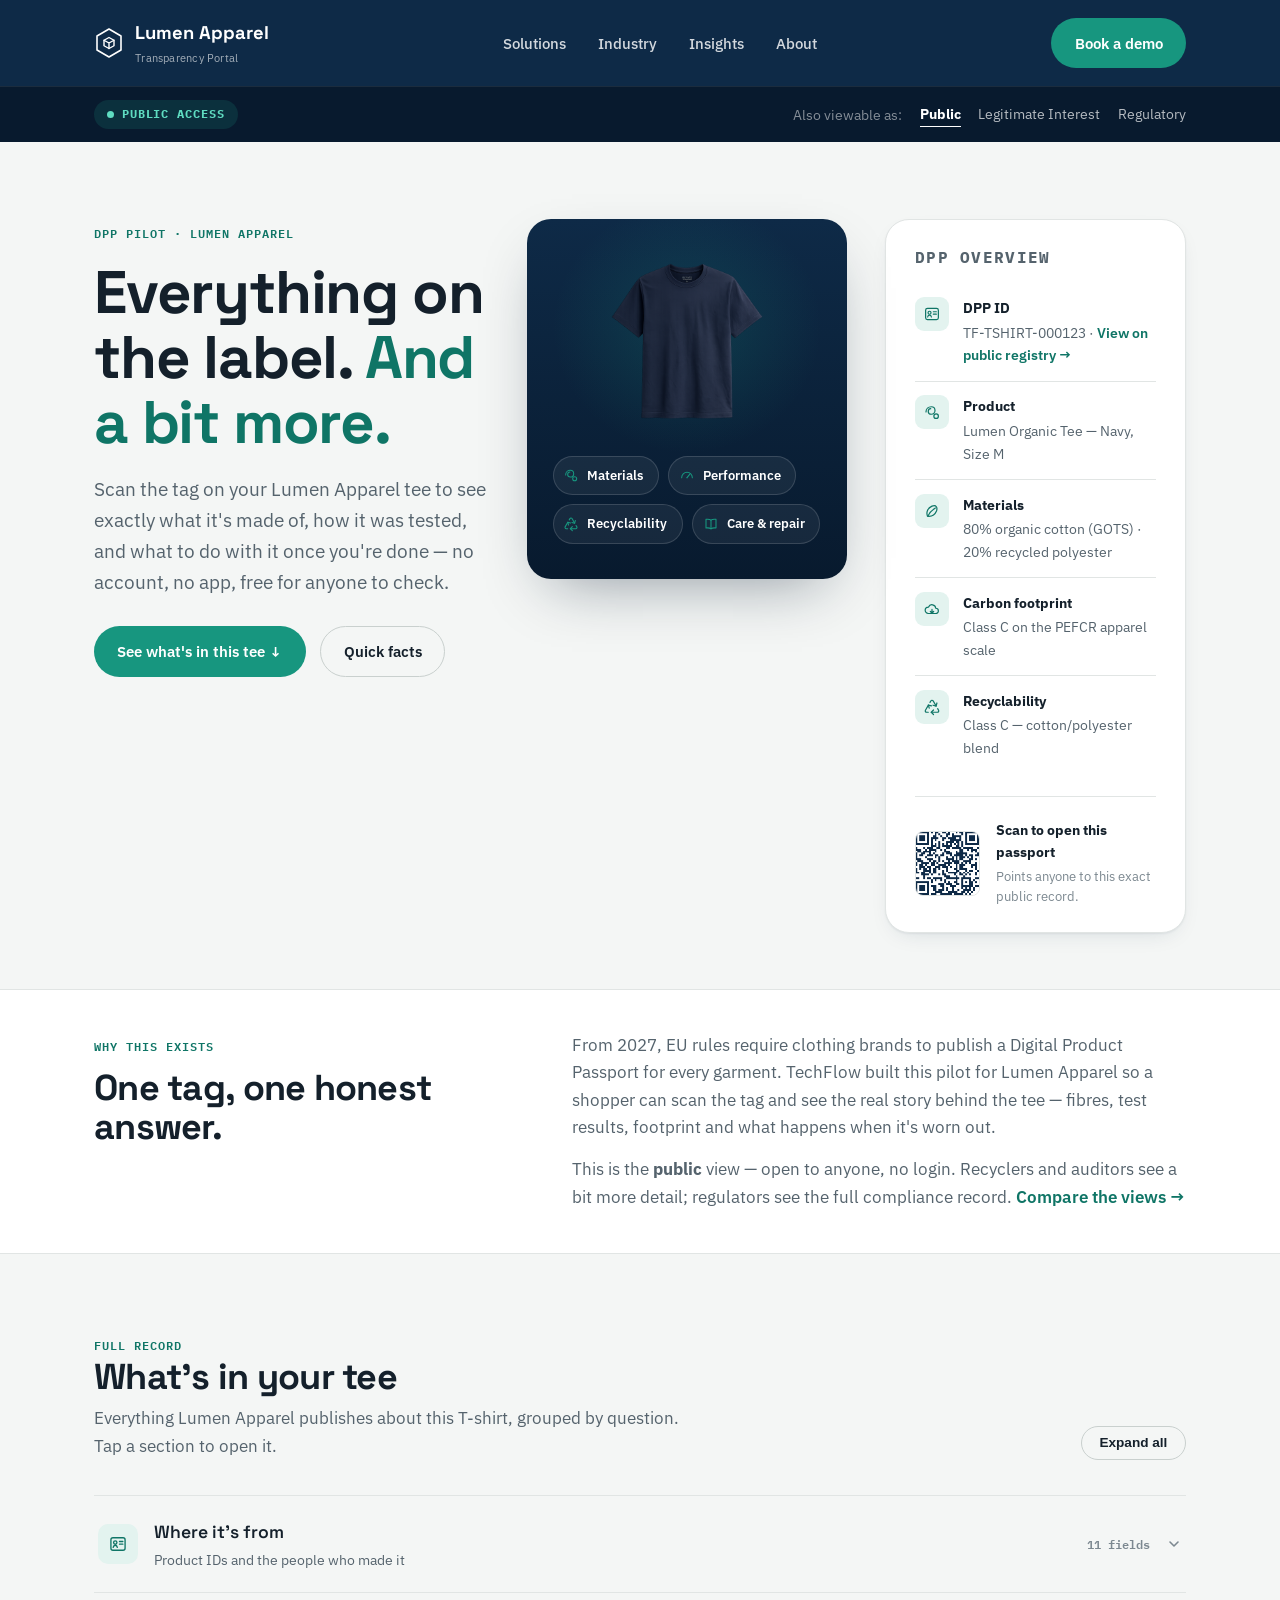
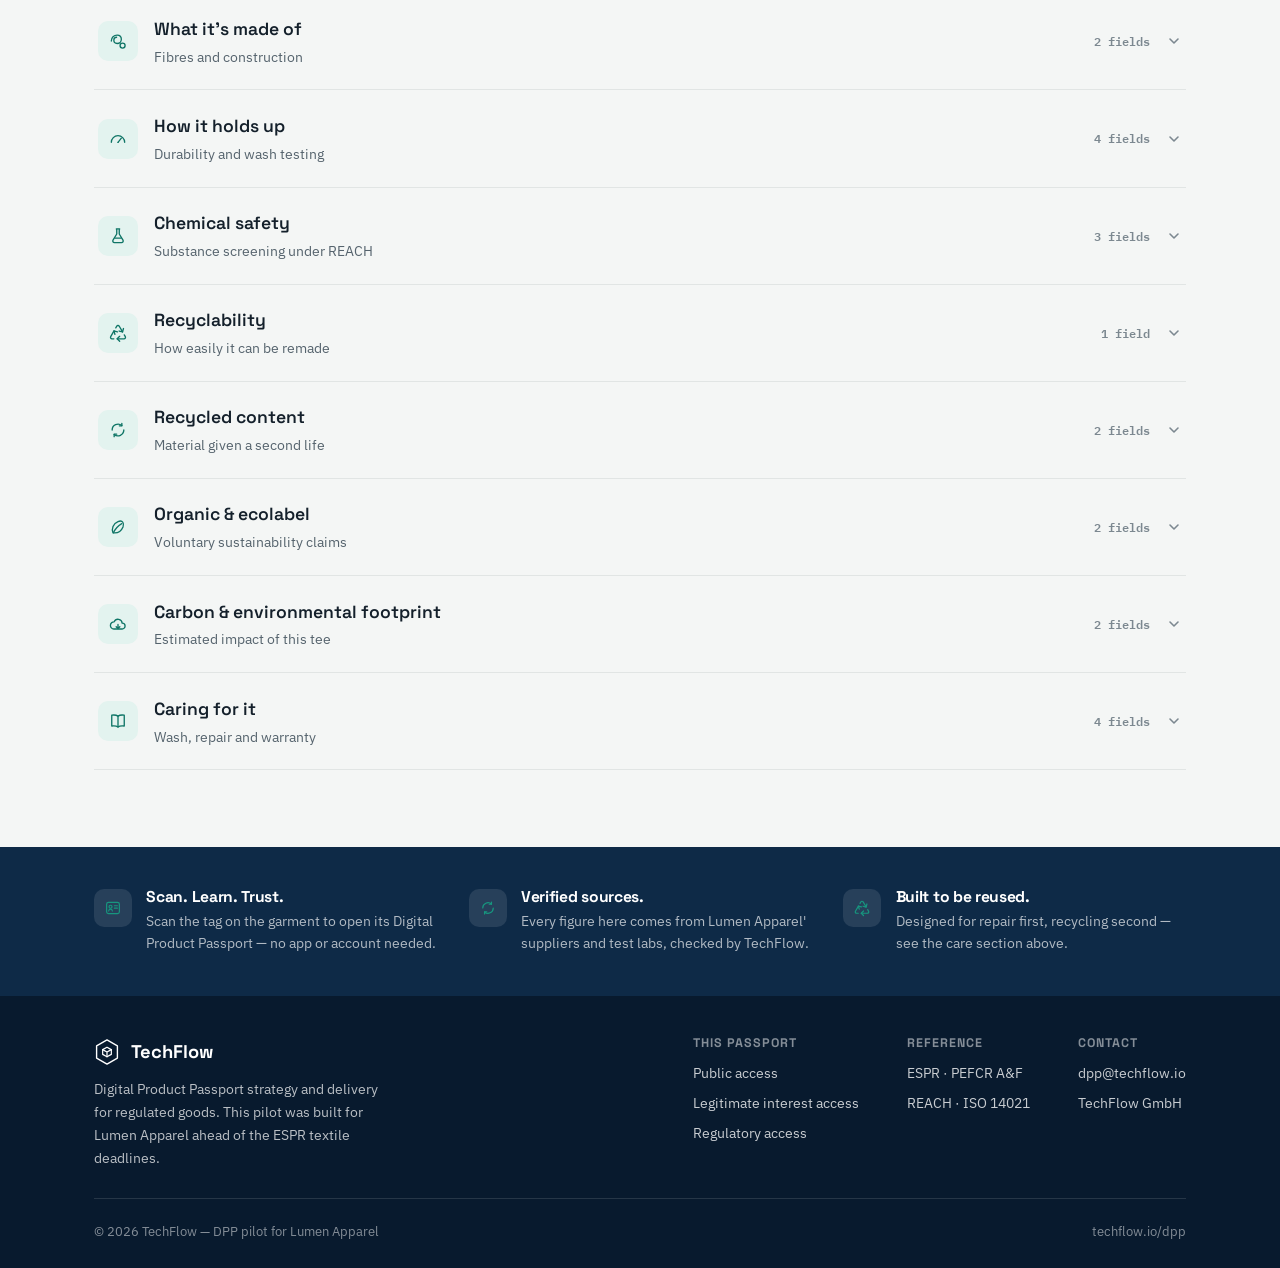
<file: public-access.html>
<!DOCTYPE html>
<html lang="en">
<head>
<meta charset="UTF-8">
<meta name="viewport" content="width=device-width, initial-scale=1.0">
<title>Transparency Portal — Lumen Organic Tee | Public Access</title>
<meta name="description" content="Public Digital Product Passport for the Lumen Organic Tee — materials, care, footprint and recyclability, built by TechFlow under the ESPR.">
<link rel="icon" href="data:image/svg+xml,%3Csvg xmlns='http://www.w3.org/2000/svg' viewBox='0 0 30 30'%3E%3Cpolygon points='15,1 27,8 27,22 15,29 3,22 3,8' fill='%230E2A47'/%3E%3Cpath d='M15 9.5 20 12.25 20 17.75 15 20.5 10 17.75 10 12.25Z M10 12.25 15 15 20 12.25 M15 15 V20.5' fill='none' stroke='white' stroke-width='1.5' stroke-linejoin='round'/%3E%3C/svg%3E">
<link rel="preconnect" href="https://fonts.googleapis.com">
<link rel="preconnect" href="https://fonts.gstatic.com" crossorigin>
<link href="https://fonts.googleapis.com/css2?family=Space+Grotesk:wght@500;600;700&family=IBM+Plex+Sans:wght@400;500;600;700&family=IBM+Plex+Mono:wght@500;600&display=swap" rel="stylesheet">
<link rel="stylesheet" href="assets/css/tf-tokens.css">
<link rel="stylesheet" href="assets/css/tf-base.css">
<style>
  .field-tier, .cat-locked-note, .more-note { }
  .more-note { font-size: 0.82rem; color: var(--ink-faint); margin-top: 0.8rem; }
</style>
</head>
<body>

<svg style="display:none" aria-hidden="true">
  <symbol id="icon-hex" viewBox="0 0 30 30" fill="none" stroke="currentColor" stroke-linecap="round" stroke-linejoin="round"><polygon points="15,1 27,8 27,22 15,29 3,22 3,8" stroke-width="1.6"/><path d="M15 9.5 20 12.25 20 17.75 15 20.5 10 17.75 10 12.25Z" stroke-width="1.4"/><path d="M10 12.25 15 15 20 12.25M15 15V20.5" stroke-width="1.4"/></symbol>
  <symbol id="icon-id" viewBox="0 0 24 24" fill="none" stroke="currentColor" stroke-width="1.6" stroke-linecap="round" stroke-linejoin="round"><rect x="3.5" y="4.5" width="17" height="15" rx="2.5"/><circle cx="8.7" cy="10.3" r="2"/><path d="M6.2 16c.3-1.7 1.6-2.5 2.5-2.5s2.2.8 2.5 2.5"/><path d="M13.8 9h4M13.8 12.2h4"/></symbol>
  <symbol id="icon-factory" viewBox="0 0 24 24" fill="none" stroke="currentColor" stroke-width="1.6" stroke-linecap="round" stroke-linejoin="round"><path d="M3.5 19.5V11l5 3V11l5 3V6.5l5 4v9z"/><path d="M3.5 19.5h16"/></symbol>
  <symbol id="icon-fibre" viewBox="0 0 24 24" fill="none" stroke="currentColor" stroke-width="1.6" stroke-linecap="round" stroke-linejoin="round"><path d="M4 12c0-4 3-7 7-7s5 2.5 5 5-2 5-5 5-4-1.8-4-3.8 1.3-3.7 3.3-3.7"/><circle cx="17.5" cy="17.5" r="3"/></symbol>
  <symbol id="icon-gauge" viewBox="0 0 24 24" fill="none" stroke="currentColor" stroke-width="1.6" stroke-linecap="round" stroke-linejoin="round"><path d="M4 16a8 8 0 1 1 16 0"/><path d="M12 16l4-5"/><path d="M12 16h.01"/></symbol>
  <symbol id="icon-flask" viewBox="0 0 24 24" fill="none" stroke="currentColor" stroke-width="1.6" stroke-linecap="round" stroke-linejoin="round"><path d="M10 3.5h4M10.5 4v5.6L6 17a2 2 0 0 0 1.8 3h8.4A2 2 0 0 0 18 17l-4.5-7.4V4"/><path d="M8.2 14.5h7.6"/></symbol>
  <symbol id="icon-recycle" viewBox="0 0 24 24" fill="none" stroke="currentColor" stroke-width="1.6" stroke-linecap="round" stroke-linejoin="round"><path d="M7 19H4.815a1.83 1.83 0 0 1-1.57-.881 1.785 1.785 0 0 1-.004-1.784L7.196 9.5"/><path d="M11 19h8.203a1.83 1.83 0 0 0 1.556-.89 1.784 1.784 0 0 0 0-1.775l-1.226-2.12"/><path d="m14 16-3 3 3 3"/><path d="M8.293 13.596 7.196 9.5l4.099 1.098"/><path d="m9.344 5.811 1.093-1.892A1.83 1.83 0 0 1 11.985 3a1.784 1.784 0 0 1 1.546.888l3.943 6.843"/><path d="m13.378 9.633 4.096 1.098 1.097-4.096"/></symbol>
  <symbol id="icon-loop" viewBox="0 0 24 24" fill="none" stroke="currentColor" stroke-width="1.6" stroke-linecap="round" stroke-linejoin="round"><path d="M5 12a7 7 0 0 1 11.6-5.3M19 12a7 7 0 0 1-11.6 5.3"/><path d="M16.6 4v3h-3M7.4 20v-3h3"/></symbol>
  <symbol id="icon-leaf" viewBox="0 0 24 24" fill="none" stroke="currentColor" stroke-width="1.6" stroke-linecap="round" stroke-linejoin="round"><path d="M6 19c-2-5 0-11 6-13.5C18 3 19.5 8 18 12c-2.5 6-8 7.5-12 7z"/><path d="M6.5 19c2-4.5 5-8 10-11"/></symbol>
  <symbol id="icon-cloud" viewBox="0 0 24 24" fill="none" stroke="currentColor" stroke-width="1.6" stroke-linecap="round" stroke-linejoin="round"><path d="M7 18h10a3.5 3.5 0 0 0 0-7 5 5 0 0 0-9.6-1.6A4 4 0 0 0 7 18z"/><path d="M12 12.5v5M9.8 15.3 12 17.5l2.2-2.2"/></symbol>
  <symbol id="icon-book" viewBox="0 0 24 24" fill="none" stroke="currentColor" stroke-width="1.6" stroke-linecap="round" stroke-linejoin="round"><path d="M12 6.2c-1.4-1-4-1.7-7.5-1.2v13c3.5-.5 6.1.2 7.5 1.2 1.4-1 4-1.7 7.5-1.2V5c-3.5-.5-6.1.2-7.5 1.2z"/><path d="M12 6.2V19.2"/></symbol>
</svg>

<header class="site-header">
  <div class="wrap">
    <a href="public-access.html" class="brand">
      <svg class="brand-mark" width="30" height="30"><use href="#icon-hex"/></svg>
      <span>Lumen Apparel<small>Transparency Portal</small></span>
    </a>
    <nav class="nav-links">
      <a href="solutions.html">Solutions</a>
      <a href="industry.html">Industry</a>
      <a href="#trust">Insights</a>
      <a href="#footer">About</a>
    </nav>
    <div class="nav-right">
      <a href="#" class="btn btn-primary">Book a demo</a>
      <button class="menu-toggle" aria-label="Open menu" aria-expanded="false"><span></span></button>
    </div>
  </div>
</header>
<div class="mobile-panel">
  <a href="solutions.html">Solutions</a>
  <a href="industry.html">Industry</a>
  <a href="#trust">Insights</a>
  <a href="#footer">About</a>
</div>

<div class="tier-bar">
  <div class="wrap">
    <span class="tier-badge tier-badge--public"><span class="dot"></span>Public Access</span>
    <div class="tier-switch">
      <span class="label">Also viewable as:</span>
      <a href="public-access.html" class="is-current">Public</a>
      <a href="legitimate-interest-access.html">Legitimate Interest</a>
      <a href="regulatory-access.html">Regulatory</a>
    </div>
  </div>
</div>

<main>
  <section class="hero">
    <div class="wrap hero-grid">
      <div class="hero-copy">
        <span class="eyebrow">DPP Pilot · Lumen Apparel</span>
        <h1>Everything on the label. <span class="hero-accent">And a bit more.</span></h1>
        <p class="hero-lead">Scan the tag on your Lumen Apparel tee to see exactly what it's made of, how it was tested, and what to do with it once you're done — no account, no app, free for anyone to check.</p>
        <div style="display:flex; gap:0.9rem; flex-wrap:wrap;">
          <a href="#records" class="btn btn-primary">See what's in this tee ↓</a>
          <a href="#overview" class="btn btn-secondary">Quick facts</a>
        </div>
      </div>

      <div class="hero-visual">
        <div class="hero-photo-frame">
          <img src="assets/img/elevate-tee.png" alt="Lumen Apparel organic cotton T-shirt, navy, studio photo">
        </div>
        <div class="hero-tags">
          <span class="hero-tag"><svg width="16" height="16"><use href="#icon-fibre"/></svg>Materials</span>
          <span class="hero-tag"><svg width="16" height="16"><use href="#icon-gauge"/></svg>Performance</span>
          <span class="hero-tag"><svg width="16" height="16"><use href="#icon-recycle"/></svg>Recyclability</span>
          <span class="hero-tag"><svg width="16" height="16"><use href="#icon-book"/></svg>Care &amp; repair</span>
        </div>
      </div>

      <div class="overview-card" id="overview">
        <h2>DPP Overview</h2>
        <div class="overview-row">
          <span class="icon"><svg width="18" height="18"><use href="#icon-id"/></svg></span>
          <div><dt>DPP ID</dt><dd>TF-TSHIRT-000123 · <a href="#" class="reg-link">View on public registry →</a></dd></div>
        </div>
        <div class="overview-row">
          <span class="icon"><svg width="18" height="18"><use href="#icon-fibre"/></svg></span>
          <div><dt>Product</dt><dd>Lumen Organic Tee — Navy, Size M</dd></div>
        </div>
        <div class="overview-row">
          <span class="icon"><svg width="18" height="18"><use href="#icon-leaf"/></svg></span>
          <div><dt>Materials</dt><dd>80% organic cotton (GOTS) · 20% recycled polyester</dd></div>
        </div>
        <div class="overview-row">
          <span class="icon"><svg width="18" height="18"><use href="#icon-cloud"/></svg></span>
          <div><dt>Carbon footprint</dt><dd>Class C on the PEFCR apparel scale</dd></div>
        </div>
        <div class="overview-row">
          <span class="icon"><svg width="18" height="18"><use href="#icon-recycle"/></svg></span>
          <div><dt>Recyclability</dt><dd>Class C — cotton/polyester blend</dd></div>
        </div>
        <div class="qr-block">
          <div id="qrCode"></div>
          <div class="qr-block-text">
            <strong>Scan to open this passport</strong>
            <p>Points anyone to this exact public record.</p>
          </div>
        </div>
      </div>
    </div>
  </section>

  <section class="context-strip" id="context">
    <div class="wrap">
      <div>
        <span class="eyebrow">Why this exists</span>
        <h2 style="font-size: var(--fs-h2); margin-top:0.6rem;">One tag, one honest answer.</h2>
      </div>
      <div>
        <p>From 2027, EU rules require clothing brands to publish a Digital Product Passport for every garment. TechFlow built this pilot for Lumen Apparel so a shopper can scan the tag and see the real story behind the tee — fibres, test results, footprint and what happens when it's worn out.</p>
        <p>This is the <strong>public</strong> view — open to anyone, no login. Recyclers and auditors see a bit more detail; regulators see the full compliance record. <a href="legitimate-interest-access.html" style="color:var(--teal-dark); font-weight:600; text-decoration:none;">Compare the views →</a></p>
      </div>
    </div>
  </section>

  <section class="records" id="records">
    <div class="wrap">
      <div class="records-head">
        <div>
          <span class="eyebrow">Full record</span>
          <h2>What's in your tee</h2>
          <p>Everything Lumen Apparel publishes about this T-shirt, grouped by question. Tap a section to open it.</p>
        </div>
        <button class="toggle-all" id="toggleAll">Expand all</button>
      </div>

      <div class="dpp-accordion">

        <details class="dpp-cat">
          <summary><span class="icon"><svg width="20" height="20"><use href="#icon-id"/></svg></span><span class="cat-meta">Where it's from<span class="cat-sub">Product IDs and the people who made it</span></span><span class="count">11 fields</span><svg class="chevron" width="16" height="16" viewBox="0 0 16 16"><path d="M4 6l4 4 4-4" stroke="currentColor" stroke-width="1.6" fill="none" stroke-linecap="round" stroke-linejoin="round"/></svg></summary>
          <div class="dpp-cat-body">
            <table class="field-table"><tbody>
              <tr><th>Product ID</th><td class="field-value">TF-TSHIRT-000123</td><td class="field-standard">SGTIN</td></tr>
              <tr><th>Batch ID</th><td class="field-value">LA-BATCH-2027-0311</td><td class="field-standard">GTIN + lot</td></tr>
              <tr><th>Model</th><td class="field-value">LA-TEE-CL02</td><td class="field-standard">GTIN-13</td></tr>
              <tr><th>Category</th><td class="field-value">Apparel &amp; clothing accessories</td><td class="field-standard">ESPR</td></tr>
              <tr><th>Customs code</th><td class="field-value">HS 6109.10 · TARIC 6109 1000 00</td><td class="field-standard">WCO / TARIC</td></tr>
              <tr><th>Made by</th><td class="field-value">Lumen Apparel Ltd. · Porto, Portugal</td><td class="field-standard">GLN</td></tr>
              <tr><th>Manufacturing site</th><td class="field-value">Confecções do Norte, Porto</td><td class="field-standard">GLN</td></tr>
              <tr><th>Imported by</th><td class="field-value">Lumen Nordic ApS</td><td class="field-standard">EORI</td></tr>
              <tr><th>Distribution hub</th><td class="field-value">Nordic Distribution Hub</td><td class="field-standard">GLN</td></tr>
            </tbody></table>
            <p class="more-note">+ 3 contact details visible to Regulatory access only</p>
          </div>
        </details>

        <details class="dpp-cat">
          <summary><span class="icon"><svg width="20" height="20"><use href="#icon-fibre"/></svg></span><span class="cat-meta">What it's made of<span class="cat-sub">Fibres and construction</span></span><span class="count">2 fields</span><svg class="chevron" width="16" height="16" viewBox="0 0 16 16"><path d="M4 6l4 4 4-4" stroke="currentColor" stroke-width="1.6" fill="none" stroke-linecap="round" stroke-linejoin="round"/></svg></summary>
          <div class="dpp-cat-body">
            <table class="field-table"><tbody>
              <tr><th>Fibre composition</th><td class="field-value">80% organic cotton (GOTS) · 20% recycled polyester</td><td class="field-standard">Textiles Labelling Reg.</td></tr>
              <tr><th>Construction</th><td class="field-value">Cotton single jersey body · 1×1 rib neckband · cotton twill shoulder tape</td><td class="field-standard">—</td></tr>
            </tbody></table>
          </div>
        </details>

        <details class="dpp-cat">
          <summary><span class="icon"><svg width="20" height="20"><use href="#icon-gauge"/></svg></span><span class="cat-meta">How it holds up<span class="cat-sub">Durability and wash testing</span></span><span class="count">4 fields</span><svg class="chevron" width="16" height="16" viewBox="0 0 16 16"><path d="M4 6l4 4 4-4" stroke="currentColor" stroke-width="1.6" fill="none" stroke-linecap="round" stroke-linejoin="round"/></svg></summary>
          <div class="dpp-cat-body">
            <table class="field-table"><tbody>
              <tr><th>Durability</th><td class="field-value">Class B</td><td class="field-standard">ESPR method</td></tr>
              <tr><th>Visual inspection</th><td class="field-value">Pass — no defects found</td><td class="field-standard">ISO 15487</td></tr>
              <tr><th>Twisting after wash</th><td class="field-value">2.8% (limit ≤ 5%)</td><td class="field-standard">ISO 16322-3</td></tr>
              <tr><th>Shrinkage after wash</th><td class="field-value">−3.1% length / −1.4% width</td><td class="field-standard">ISO 3759</td></tr>
            </tbody></table>
            <p class="more-note">+ 1 certificate reference visible to Regulatory access only</p>
          </div>
        </details>

        <details class="dpp-cat">
          <summary><span class="icon"><svg width="20" height="20"><use href="#icon-flask"/></svg></span><span class="cat-meta">Chemical safety<span class="cat-sub">Substance screening under REACH</span></span><span class="count">3 fields</span><svg class="chevron" width="16" height="16" viewBox="0 0 16 16"><path d="M4 6l4 4 4-4" stroke="currentColor" stroke-width="1.6" fill="none" stroke-linecap="round" stroke-linejoin="round"/></svg></summary>
          <div class="dpp-cat-body">
            <table class="field-table"><tbody>
              <tr><th>Substances of concern</th><td class="field-value">None above threshold — screened against the REACH SVHC list</td><td class="field-standard">REACH</td></tr>
              <tr><th>Concentration found</th><td class="field-value">&lt; 0.01% w/w</td><td class="field-standard">REACH</td></tr>
              <tr><th>Safe use</th><td class="field-value">Wash before first wear. No special handling needed.</td><td class="field-standard">—</td></tr>
            </tbody></table>
            <p class="more-note">+ 2 fields visible to Legitimate Interest access only</p>
          </div>
        </details>

        <details class="dpp-cat">
          <summary><span class="icon"><svg width="20" height="20"><use href="#icon-recycle"/></svg></span><span class="cat-meta">Recyclability<span class="cat-sub">How easily it can be remade</span></span><span class="count">1 field</span><svg class="chevron" width="16" height="16" viewBox="0 0 16 16"><path d="M4 6l4 4 4-4" stroke="currentColor" stroke-width="1.6" fill="none" stroke-linecap="round" stroke-linejoin="round"/></svg></summary>
          <div class="dpp-cat-body">
            <table class="field-table"><tbody>
              <tr><th>Recyclability rating</th><td class="field-value">Class C — cotton/polyester blend</td><td class="field-standard">ESPR method</td></tr>
            </tbody></table>
            <p class="more-note">+ 1 certificate reference visible to Regulatory access only</p>
          </div>
        </details>

        <details class="dpp-cat">
          <summary><span class="icon"><svg width="20" height="20"><use href="#icon-loop"/></svg></span><span class="cat-meta">Recycled content<span class="cat-sub">Material given a second life</span></span><span class="count">2 fields</span><svg class="chevron" width="16" height="16" viewBox="0 0 16 16"><path d="M4 6l4 4 4-4" stroke="currentColor" stroke-width="1.6" fill="none" stroke-linecap="round" stroke-linejoin="round"/></svg></summary>
          <div class="dpp-cat-body">
            <table class="field-table"><tbody>
              <tr><th>Recycled content</th><td class="field-value">20% (in the polyester component)</td><td class="field-standard">ISO 14021</td></tr>
              <tr><th>Source</th><td class="field-value">Post-consumer PET bottles</td><td class="field-standard">—</td></tr>
            </tbody></table>
            <p class="more-note">+ 2 fields visible to Legitimate Interest / Regulatory access</p>
          </div>
        </details>

        <details class="dpp-cat">
          <summary><span class="icon"><svg width="20" height="20"><use href="#icon-leaf"/></svg></span><span class="cat-meta">Organic &amp; ecolabel<span class="cat-sub">Voluntary sustainability claims</span></span><span class="count">2 fields</span><svg class="chevron" width="16" height="16" viewBox="0 0 16 16"><path d="M4 6l4 4 4-4" stroke="currentColor" stroke-width="1.6" fill="none" stroke-linecap="round" stroke-linejoin="round"/></svg></summary>
          <div class="dpp-cat-body">
            <table class="field-table"><tbody>
              <tr><th>Organic content</th><td class="field-value">80% certified organic cotton (GOTS)</td><td class="field-standard">Reg. (EU) 2018/848</td></tr>
              <tr><th>EU Ecolabel</th><td class="field-value">Not licensed — GOTS certification held instead</td><td class="field-standard">EU Ecolabel</td></tr>
            </tbody></table>
            <p class="more-note">+ 1 field visible to Legitimate Interest access only</p>
          </div>
        </details>

        <details class="dpp-cat">
          <summary><span class="icon"><svg width="20" height="20"><use href="#icon-cloud"/></svg></span><span class="cat-meta">Carbon &amp; environmental footprint<span class="cat-sub">Estimated impact of this tee</span></span><span class="count">2 fields</span><svg class="chevron" width="16" height="16" viewBox="0 0 16 16"><path d="M4 6l4 4 4-4" stroke="currentColor" stroke-width="1.6" fill="none" stroke-linecap="round" stroke-linejoin="round"/></svg></summary>
          <div class="dpp-cat-body">
            <table class="field-table"><tbody>
              <tr><th>Carbon footprint</th><td class="field-value">Class C</td><td class="field-standard">PEFCR Apparel &amp; Footwear</td></tr>
              <tr><th>Environmental footprint</th><td class="field-value">Class C</td><td class="field-standard">PEFCR Apparel &amp; Footwear</td></tr>
            </tbody></table>
            <p class="more-note">+ 2 fields visible to Legitimate Interest access only</p>
          </div>
        </details>

        <details class="dpp-cat">
          <summary><span class="icon"><svg width="20" height="20"><use href="#icon-book"/></svg></span><span class="cat-meta">Caring for it<span class="cat-sub">Wash, repair and warranty</span></span><span class="count">4 fields</span><svg class="chevron" width="16" height="16" viewBox="0 0 16 16"><path d="M4 6l4 4 4-4" stroke="currentColor" stroke-width="1.6" fill="none" stroke-linecap="round" stroke-linejoin="round"/></svg></summary>
          <div class="dpp-cat-body">
            <table class="field-table"><tbody>
              <tr><th>Care</th><td class="field-value">Machine wash 30°C · no bleach · tumble dry low · do not iron print</td><td class="field-standard">ISO 21600</td></tr>
              <tr><th>Repair</th><td class="field-value">Free reweave service in year 1 — lumenapparel.eu/repair</td><td class="field-standard">—</td></tr>
              <tr><th>Repair contact</th><td class="field-value">repair@lumenapparel.eu · +351 22 010 4471</td><td class="field-standard">—</td></tr>
              <tr><th>Warranty</th><td class="field-value">24 months against manufacturing defects</td><td class="field-standard">ISO 22059</td></tr>
            </tbody></table>
          </div>
        </details>

      </div>
    </div>
  </section>

  <section class="trust-strip" id="trust">
    <div class="wrap trust-grid">
      <div class="trust-item">
        <span class="icon"><svg width="18" height="18"><use href="#icon-id"/></svg></span>
        <div><h4>Scan. Learn. Trust.</h4><p>Scan the tag on the garment to open its Digital Product Passport — no app or account needed.</p></div>
      </div>
      <div class="trust-item">
        <span class="icon"><svg width="18" height="18"><use href="#icon-loop"/></svg></span>
        <div><h4>Verified sources.</h4><p>Every figure here comes from Lumen Apparel' suppliers and test labs, checked by TechFlow.</p></div>
      </div>
      <div class="trust-item">
        <span class="icon"><svg width="18" height="18"><use href="#icon-recycle"/></svg></span>
        <div><h4>Built to be reused.</h4><p>Designed for repair first, recycling second — see the care section above.</p></div>
      </div>
    </div>
  </section>
</main>

<footer class="site-footer" id="footer">
  <div class="wrap">
    <div class="footer-top">
      <div class="footer-brand">
        <span class="brand"><svg class="brand-mark" width="26" height="26"><use href="#icon-hex"/></svg>TechFlow</span>
        <p>Digital Product Passport strategy and delivery for regulated goods. This pilot was built for Lumen Apparel ahead of the ESPR textile deadlines.</p>
      </div>
      <div class="footer-cols">
        <div class="footer-col">
          <h4>This passport</h4>
          <a href="public-access.html">Public access</a>
          <a href="legitimate-interest-access.html">Legitimate interest access</a>
          <a href="regulatory-access.html">Regulatory access</a>
        </div>
        <div class="footer-col">
          <h4>Reference</h4>
          <p>ESPR · PEFCR A&amp;F</p>
          <p>REACH · ISO 14021</p>
        </div>
        <div class="footer-col">
          <h4>Contact</h4>
          <a href="mailto:dpp@techflow.io">dpp@techflow.io</a>
          <p>TechFlow GmbH</p>
        </div>
      </div>
    </div>
    <div class="footer-bottom">
      <span>© 2026 TechFlow — DPP pilot for Lumen Apparel</span>
      <span>techflow.io/dpp</span>
    </div>
  </div>
</footer>

<script src="assets/vendor/qrcode.min.js"></script>
<script src="assets/js/tf-nav.js"></script>
</body>
</html>
</file>
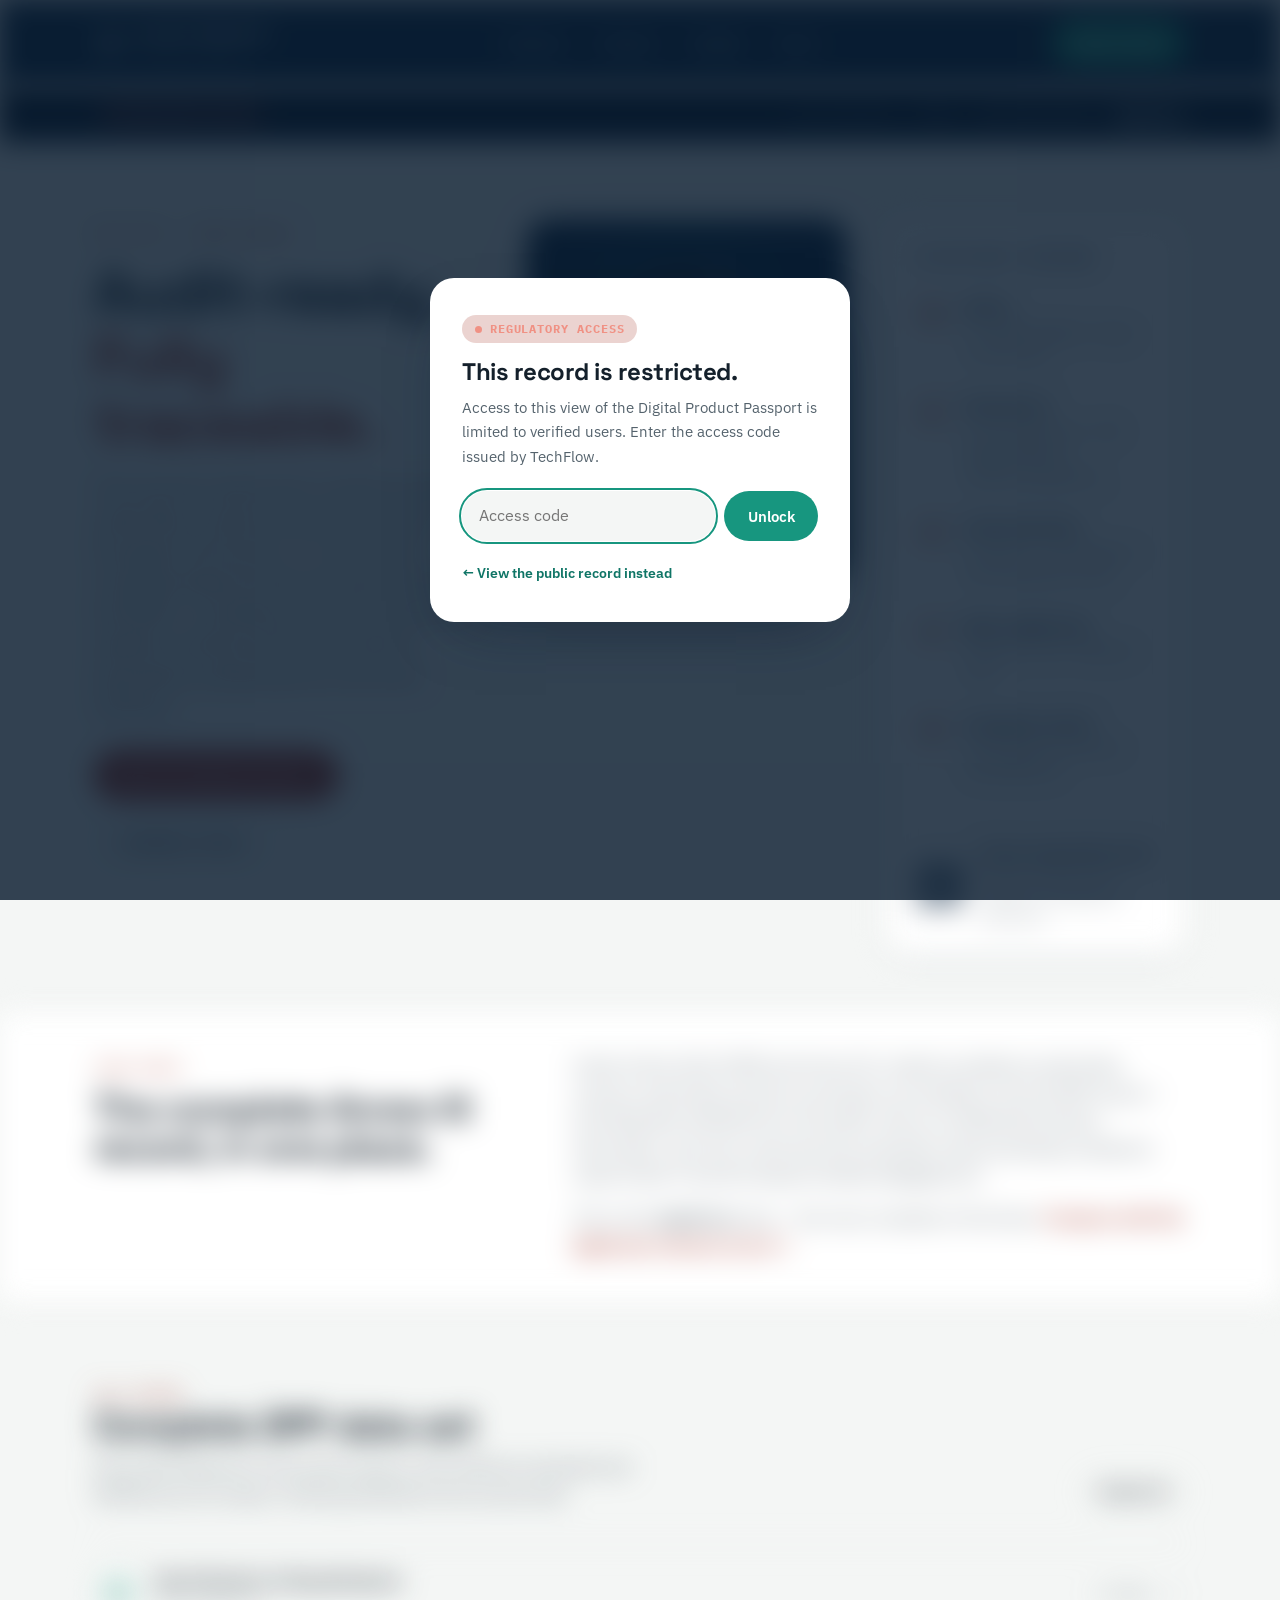
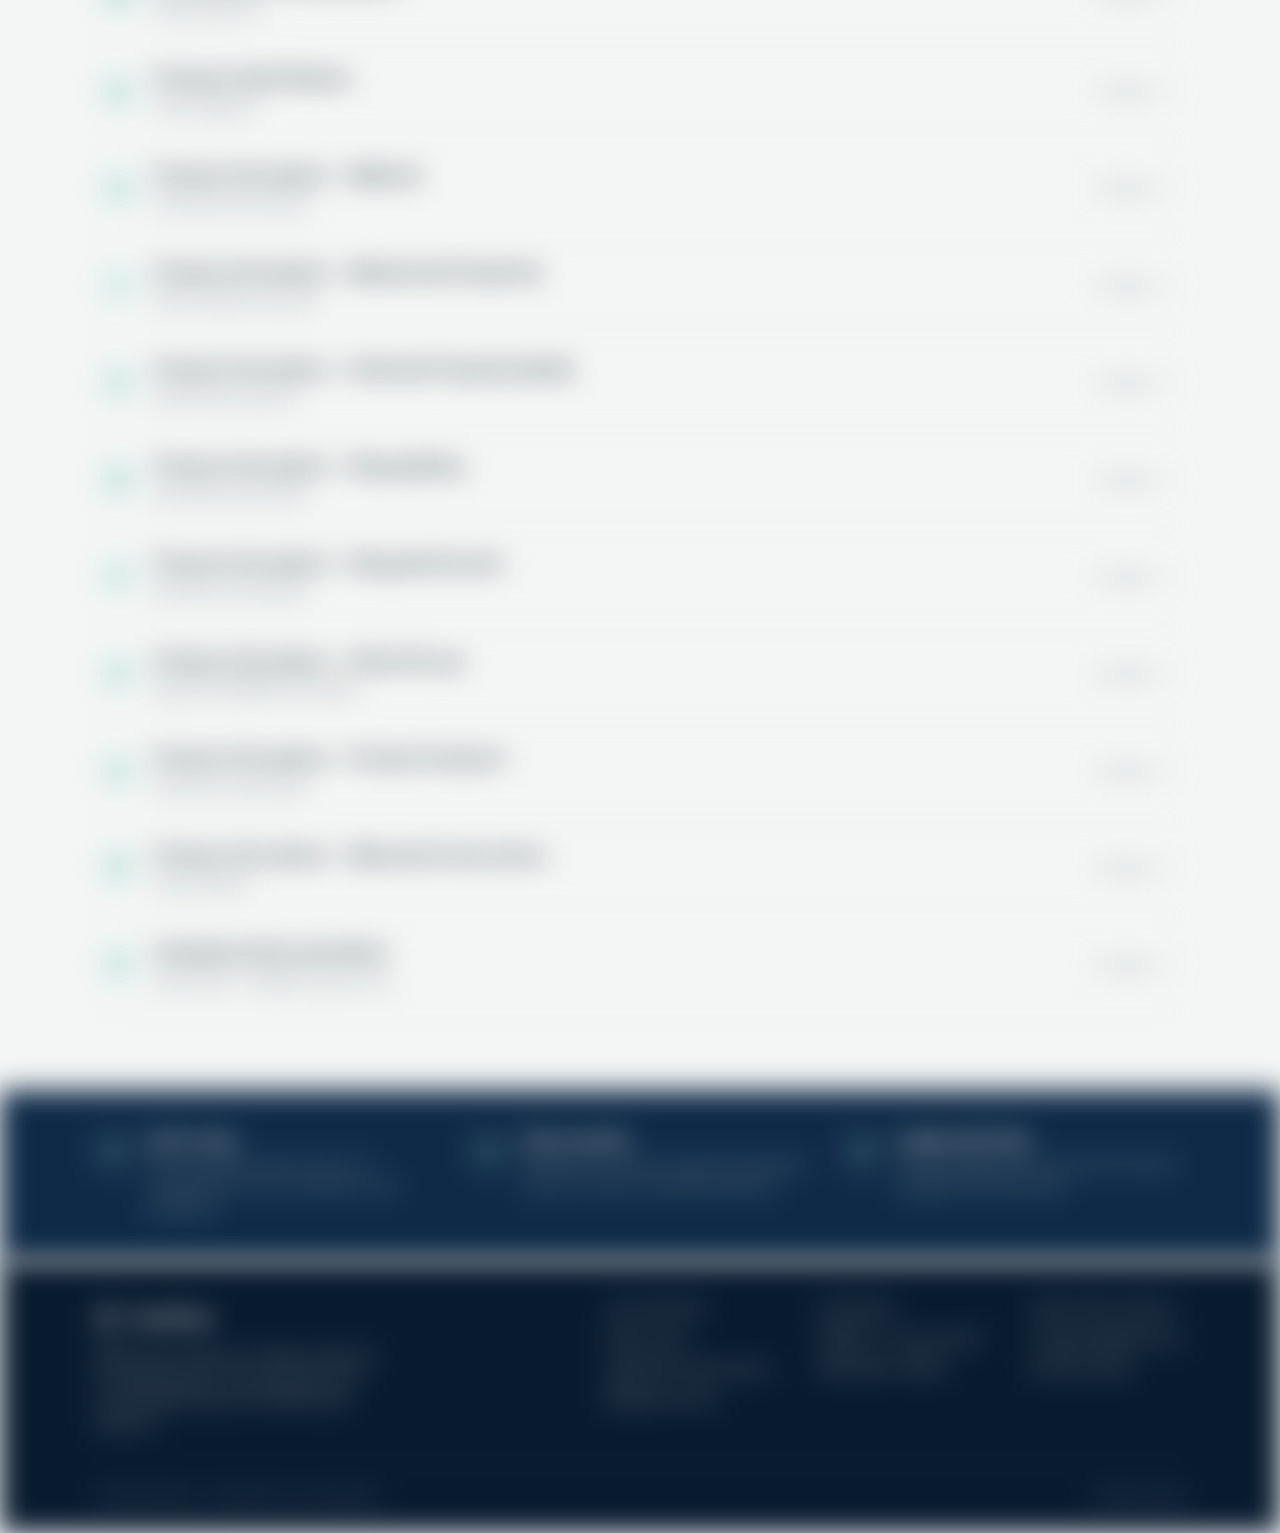
<file: regulatory-access.html>
<!DOCTYPE html>
<html lang="en">
<head>
<meta charset="UTF-8">
<meta name="viewport" content="width=device-width, initial-scale=1.0">
<title>Transparency Portal — Lumen Organic Tee | Regulatory Access</title>
<meta name="description" content="Regulatory Digital Product Passport record for the Lumen Organic Tee — full statutory record and compliance documentation for market surveillance and customs authorities.">
<link rel="icon" href="data:image/svg+xml,%3Csvg xmlns='http://www.w3.org/2000/svg' viewBox='0 0 30 30'%3E%3Cpolygon points='15,1 27,8 27,22 15,29 3,22 3,8' fill='%230E2A47'/%3E%3Cpath d='M15 9.5 20 12.25 20 17.75 15 20.5 10 17.75 10 12.25Z M10 12.25 15 15 20 12.25 M15 15 V20.5' fill='none' stroke='white' stroke-width='1.5' stroke-linejoin='round'/%3E%3C/svg%3E">
<link rel="preconnect" href="https://fonts.googleapis.com">
<link rel="preconnect" href="https://fonts.gstatic.com" crossorigin>
<link href="https://fonts.googleapis.com/css2?family=Space+Grotesk:wght@500;600;700&family=IBM+Plex+Sans:wght@400;500;600;700&family=IBM+Plex+Mono:wght@500;600&display=swap" rel="stylesheet">
<link rel="stylesheet" href="assets/css/tf-tokens.css">
<link rel="stylesheet" href="assets/css/tf-base.css">
<style>.more-note { font-size: 0.82rem; color: var(--ink-faint); margin-top: 0.8rem; }</style>
</head>
<body data-gate="authority" data-gate-title="Regulatory Access">

<svg style="display:none" aria-hidden="true">
  <symbol id="icon-hex" viewBox="0 0 30 30" fill="none" stroke="currentColor" stroke-linecap="round" stroke-linejoin="round"><polygon points="15,1 27,8 27,22 15,29 3,22 3,8" stroke-width="1.6"/><path d="M15 9.5 20 12.25 20 17.75 15 20.5 10 17.75 10 12.25Z" stroke-width="1.4"/><path d="M10 12.25 15 15 20 12.25M15 15V20.5" stroke-width="1.4"/></symbol>
  <symbol id="icon-id" viewBox="0 0 24 24" fill="none" stroke="currentColor" stroke-width="1.6" stroke-linecap="round" stroke-linejoin="round"><rect x="3.5" y="4.5" width="17" height="15" rx="2.5"/><circle cx="8.7" cy="10.3" r="2"/><path d="M6.2 16c.3-1.7 1.6-2.5 2.5-2.5s2.2.8 2.5 2.5"/><path d="M13.8 9h4M13.8 12.2h4"/></symbol>
  <symbol id="icon-factory" viewBox="0 0 24 24" fill="none" stroke="currentColor" stroke-width="1.6" stroke-linecap="round" stroke-linejoin="round"><path d="M3.5 19.5V11l5 3V11l5 3V6.5l5 4v9z"/><path d="M3.5 19.5h16"/></symbol>
  <symbol id="icon-fibre" viewBox="0 0 24 24" fill="none" stroke="currentColor" stroke-width="1.6" stroke-linecap="round" stroke-linejoin="round"><path d="M4 12c0-4 3-7 7-7s5 2.5 5 5-2 5-5 5-4-1.8-4-3.8 1.3-3.7 3.3-3.7"/><circle cx="17.5" cy="17.5" r="3"/></symbol>
  <symbol id="icon-gauge" viewBox="0 0 24 24" fill="none" stroke="currentColor" stroke-width="1.6" stroke-linecap="round" stroke-linejoin="round"><path d="M4 16a8 8 0 1 1 16 0"/><path d="M12 16l4-5"/><path d="M12 16h.01"/></symbol>
  <symbol id="icon-flask" viewBox="0 0 24 24" fill="none" stroke="currentColor" stroke-width="1.6" stroke-linecap="round" stroke-linejoin="round"><path d="M10 3.5h4M10.5 4v5.6L6 17a2 2 0 0 0 1.8 3h8.4A2 2 0 0 0 18 17l-4.5-7.4V4"/><path d="M8.2 14.5h7.6"/></symbol>
  <symbol id="icon-recycle" viewBox="0 0 24 24" fill="none" stroke="currentColor" stroke-width="1.6" stroke-linecap="round" stroke-linejoin="round"><path d="M7 19H4.815a1.83 1.83 0 0 1-1.57-.881 1.785 1.785 0 0 1-.004-1.784L7.196 9.5"/><path d="M11 19h8.203a1.83 1.83 0 0 0 1.556-.89 1.784 1.784 0 0 0 0-1.775l-1.226-2.12"/><path d="m14 16-3 3 3 3"/><path d="M8.293 13.596 7.196 9.5l4.099 1.098"/><path d="m9.344 5.811 1.093-1.892A1.83 1.83 0 0 1 11.985 3a1.784 1.784 0 0 1 1.546.888l3.943 6.843"/><path d="m13.378 9.633 4.096 1.098 1.097-4.096"/></symbol>
  <symbol id="icon-loop" viewBox="0 0 24 24" fill="none" stroke="currentColor" stroke-width="1.6" stroke-linecap="round" stroke-linejoin="round"><path d="M5 12a7 7 0 0 1 11.6-5.3M19 12a7 7 0 0 1-11.6 5.3"/><path d="M16.6 4v3h-3M7.4 20v-3h3"/></symbol>
  <symbol id="icon-leaf" viewBox="0 0 24 24" fill="none" stroke="currentColor" stroke-width="1.6" stroke-linecap="round" stroke-linejoin="round"><path d="M6 19c-2-5 0-11 6-13.5C18 3 19.5 8 18 12c-2.5 6-8 7.5-12 7z"/><path d="M6.5 19c2-4.5 5-8 10-11"/></symbol>
  <symbol id="icon-cloud" viewBox="0 0 24 24" fill="none" stroke="currentColor" stroke-width="1.6" stroke-linecap="round" stroke-linejoin="round"><path d="M7 18h10a3.5 3.5 0 0 0 0-7 5 5 0 0 0-9.6-1.6A4 4 0 0 0 7 18z"/><path d="M12 12.5v5M9.8 15.3 12 17.5l2.2-2.2"/></symbol>
  <symbol id="icon-book" viewBox="0 0 24 24" fill="none" stroke="currentColor" stroke-width="1.6" stroke-linecap="round" stroke-linejoin="round"><path d="M12 6.2c-1.4-1-4-1.7-7.5-1.2v13c3.5-.5 6.1.2 7.5 1.2 1.4-1 4-1.7 7.5-1.2V5c-3.5-.5-6.1.2-7.5 1.2z"/><path d="M12 6.2V19.2"/></symbol>
  <symbol id="icon-shield" viewBox="0 0 24 24" fill="none" stroke="currentColor" stroke-width="1.6" stroke-linecap="round" stroke-linejoin="round"><path d="M12 3.5 5 6v5.5c0 5 3 8 7 9 4-1 7-4 7-9V6z"/><path d="M9 12l2 2 4-4.3"/></symbol>
  <symbol id="icon-scale" viewBox="0 0 24 24" fill="none" stroke="currentColor" stroke-width="1.6" stroke-linecap="round" stroke-linejoin="round"><path d="M12 3.5v17M6 7.5h12M6 7.5 3.5 13a2.7 2.7 0 0 0 5 0zM18 7.5 15.5 13a2.7 2.7 0 0 0 5 0z"/></symbol>
</svg>

<header class="site-header">
  <div class="wrap">
    <a href="public-access.html" class="brand">
      <svg class="brand-mark" width="30" height="30"><use href="#icon-hex"/></svg>
      <span>Lumen Apparel<small>Transparency Portal</small></span>
    </a>
    <nav class="nav-links">
      <a href="solutions.html">Solutions</a>
      <a href="industry.html">Industry</a>
      <a href="#trust">Insights</a>
      <a href="#footer">About</a>
    </nav>
    <div class="nav-right">
      <a href="#" class="btn btn-primary">Book a demo</a>
      <button class="menu-toggle" aria-label="Open menu" aria-expanded="false"><span></span></button>
    </div>
  </div>
</header>
<div class="mobile-panel">
  <a href="solutions.html">Solutions</a>
  <a href="industry.html">Industry</a>
  <a href="#trust">Insights</a>
  <a href="#footer">About</a>
</div>

<div class="tier-bar">
  <div class="wrap">
    <span class="tier-badge tier-badge--authority"><span class="dot"></span>Regulatory Access</span>
    <div class="tier-switch">
      <span class="label">Also viewable as:</span>
      <a href="public-access.html">Public</a>
      <a href="legitimate-interest-access.html">Legitimate Interest</a>
      <a href="regulatory-access.html" class="is-current">Regulatory</a>
    </div>
  </div>
</div>

<main>
  <section class="hero">
    <div class="wrap hero-grid">
      <div class="hero-copy">
        <span class="eyebrow" style="color:var(--tier-authority);">DPP Pilot · Lumen Apparel</span>
        <h1>Audit-ready. <span class="hero-accent" style="color:var(--tier-authority);">Fully traceable.</span></h1>
        <p class="hero-lead">This record is restricted to market surveillance authorities, customs authorities and the European Commission. It contains the complete statutory data set required under the ESPR — including conformity certification, operator contacts and the calculation parameters underlying every disclosed indicator.</p>
        <div style="display:flex; gap:0.9rem; flex-wrap:wrap;">
          <a href="#records" class="btn btn-primary" style="background:var(--tier-authority);">Open the statutory record ↓</a>
          <a href="#overview" class="btn btn-secondary">Compliance status</a>
        </div>
      </div>

      <div class="hero-visual">
        <div class="hero-photo-frame">
          <img src="assets/img/elevate-tee.png" alt="Lumen Apparel organic cotton T-shirt, navy, studio photo">
        </div>
        <div class="hero-tags">
          <span class="hero-tag"><svg width="16" height="16"><use href="#icon-shield"/></svg>Conformity</span>
          <span class="hero-tag"><svg width="16" height="16"><use href="#icon-factory"/></svg>Operators</span>
          <span class="hero-tag"><svg width="16" height="16"><use href="#icon-scale"/></svg>Compliance docs</span>
        </div>
      </div>

      <div class="overview-card" id="overview">
        <h2>Statutory record</h2>
        <div class="overview-row">
          <span class="icon" style="background:var(--tier-authority-tint); color:var(--tier-authority);"><svg width="18" height="18"><use href="#icon-id"/></svg></span>
          <div><dt>DPP ID</dt><dd>TF-TSHIRT-000123 · Model LA-TEE-CL02</dd></div>
        </div>
        <div class="overview-row">
          <span class="icon" style="background:var(--tier-authority-tint); color:var(--tier-authority);"><svg width="18" height="18"><use href="#icon-factory"/></svg></span>
          <div><dt>Manufacturer</dt><dd>Lumen Apparel Ltd. · GLN 5400012345671 · ops@lumenapparel.eu</dd></div>
        </div>
        <div class="overview-row">
          <span class="icon" style="background:var(--tier-authority-tint); color:var(--tier-authority);"><svg width="18" height="18"><use href="#icon-shield"/></svg></span>
          <div><dt>Conformity status</dt><dd>Compliant — 4 certificates, 2 self-declarations on file</dd></div>
        </div>
        <div class="overview-row">
          <span class="icon" style="background:var(--tier-authority-tint); color:var(--tier-authority);"><svg width="18" height="18"><use href="#icon-gauge"/></svg></span>
          <div><dt>Batch weight (avg.)</dt><dd>178 g excl. trims · 182 g incl. trims</dd></div>
        </div>
        <div class="overview-row">
          <span class="icon" style="background:var(--tier-authority-tint); color:var(--tier-authority);"><svg width="18" height="18"><use href="#icon-scale"/></svg></span>
          <div><dt>Compliance contact</dt><dd>import@lumen-nordic.dk · +45 32 88 01 12</dd></div>
        </div>
        <div class="qr-block">
          <div id="qrCode"></div>
          <div class="qr-block-text">
            <strong>Scan to reopen this record</strong>
            <p>Requires authenticated regulatory credentials in production.</p>
          </div>
        </div>
      </div>
    </div>
  </section>

  <section class="context-strip" id="context">
    <div class="wrap">
      <div>
        <span class="eyebrow" style="color:var(--tier-authority);">Legal basis</span>
        <h2 style="font-size: var(--fs-h2); margin-top:0.6rem;">The complete Annex III record, in one place.</h2>
      </div>
      <div>
        <p>Under Article 10(1) ESPR and Annex III, market surveillance authorities, customs authorities and the Commission are entitled to the full DPP record — including data withheld from the public view as confidential business information, plus the conformity documentation demonstrating compliance under Article 7 and the relevant textiles delegated act.</p>
        <p>This is the <strong>regulatory</strong> view — the most complete of the three. <a href="legitimate-interest-access.html" style="color:var(--tier-authority); font-weight:600; text-decoration:none;">Compare with the legitimate-interest record →</a></p>
      </div>
    </div>
  </section>

  <section class="records" id="records">
    <div class="wrap">
      <div class="records-head">
        <div>
          <span class="eyebrow" style="color:var(--tier-authority);">Full record</span>
          <h2>Complete DPP data set</h2>
          <p>Every field defined for this product group, with reference standard and ESPR/Annex III citation. Nothing withheld at this access level.</p>
        </div>
        <button class="toggle-all" id="toggleAll">Expand all</button>
      </div>

      <div class="dpp-accordion">

        <details class="dpp-cat">
          <summary><span class="icon"><svg width="20" height="20"><use href="#icon-id"/></svg></span><span class="cat-meta">Identification &amp; Classification<span class="cat-sub">Annex III(b)–(d)</span></span><span class="count">7 fields</span><svg class="chevron" width="16" height="16" viewBox="0 0 16 16"><path d="M4 6l4 4 4-4" stroke="currentColor" stroke-width="1.6" fill="none" stroke-linecap="round" stroke-linejoin="round"/></svg></summary>
          <div class="dpp-cat-body">
            <table class="field-table"><tbody>
              <tr><th>Unique product ID<span class="field-tier field-tier--public">Public</span></th><td class="field-value">TF-TSHIRT-000123 (item level)</td><td class="field-standard">SGTIN · prEN 18219</td></tr>
              <tr><th>Batch ID<span class="field-tier field-tier--public">Public</span></th><td class="field-value">LA-BATCH-2027-0311 (batch level)</td><td class="field-standard">GTIN + lot</td></tr>
              <tr><th>Model ID<span class="field-tier field-tier--public">Public</span></th><td class="field-value">LA-TEE-CL02 (model level)</td><td class="field-standard">GTIN-13</td></tr>
              <tr><th>ESPR product category<span class="field-tier field-tier--public">Public</span></th><td class="field-value">Apparel &amp; clothing accessories</td><td class="field-standard">ESPR classification</td></tr>
              <tr><th>PEFCR category<span class="field-tier field-tier--public">Public</span></th><td class="field-value">Apparel &amp; Footwear</td><td class="field-standard">PEFCR A&amp;F</td></tr>
              <tr><th>Commodity code (HS)<span class="field-tier field-tier--public">Public</span></th><td class="field-value">6109.10</td><td class="field-standard">WCO HS, 6-digit</td></tr>
              <tr><th>Commodity code (TARIC)<span class="field-tier field-tier--public">Public</span></th><td class="field-value">6109 1000 00</td><td class="field-standard">TARIC, 10-digit</td></tr>
            </tbody></table>
          </div>
        </details>

        <details class="dpp-cat">
          <summary><span class="icon"><svg width="20" height="20"><use href="#icon-factory"/></svg></span><span class="cat-meta">Producer Identification<span class="cat-sub">Annex III(g)–(k)</span></span><span class="count">7 fields</span><svg class="chevron" width="16" height="16" viewBox="0 0 16 16"><path d="M4 6l4 4 4-4" stroke="currentColor" stroke-width="1.6" fill="none" stroke-linecap="round" stroke-linejoin="round"/></svg></summary>
          <div class="dpp-cat-body">
            <table class="field-table"><tbody>
              <tr><th>Manufacturer ID / name / address<span class="field-tier field-tier--public">Public</span></th><td class="field-value">Lumen Apparel Ltd. · GLN 5400012345671 · Porto, PT</td><td class="field-standard">Party GLN · ISO/IEC 6523</td></tr>
              <tr><th>Manufacturer contact<span class="field-tier field-tier--authority">Authority</span></th><td class="field-value">ops@lumenapparel.eu</td><td class="field-standard">Email / URI</td></tr>
              <tr><th>Facility identifier<span class="field-tier field-tier--public">Public</span></th><td class="field-value">GLN 5400012349999 — Confecções do Norte, Porto</td><td class="field-standard">GLN · prEN 18219</td></tr>
              <tr><th>Importer ID / name / address<span class="field-tier field-tier--public">Public</span></th><td class="field-value">Lumen Nordic ApS · EORI DK88293840</td><td class="field-standard">Party GLN · EORI</td></tr>
              <tr><th>Importer contact<span class="field-tier field-tier--authority">Authority</span></th><td class="field-value">import@lumen-nordic.dk</td><td class="field-standard">Email / URI</td></tr>
              <tr><th>Other operator ID / name / address<span class="field-tier field-tier--public">Public</span></th><td class="field-value">Nordic Distribution Hub · GLN 5400019203882</td><td class="field-standard">Party GLN</td></tr>
              <tr><th>Other operator contact<span class="field-tier field-tier--authority">Authority</span></th><td class="field-value">logistics@nordichub.eu</td><td class="field-standard">Email / URI</td></tr>
            </tbody></table>
          </div>
        </details>

        <details class="dpp-cat">
          <summary><span class="icon"><svg width="20" height="20"><use href="#icon-fibre"/></svg></span><span class="cat-meta">Product Information — Material<span class="cat-sub">Annex I(d), Annex III(a)</span></span><span class="count">2 fields</span><svg class="chevron" width="16" height="16" viewBox="0 0 16 16"><path d="M4 6l4 4 4-4" stroke="currentColor" stroke-width="1.6" fill="none" stroke-linecap="round" stroke-linejoin="round"/></svg></summary>
          <div class="dpp-cat-body">
            <table class="field-table"><tbody>
              <tr><th>Fibre composition<span class="field-tier field-tier--public">Public</span></th><td class="field-value">80% organic cotton (GOTS) · 20% recycled polyester</td><td class="field-standard">TLR, clean dry mass</td></tr>
              <tr><th>Components specification<span class="field-tier field-tier--public">Public</span></th><td class="field-value">Body: cotton single jersey · Rib: 1×1 crew neckband · Shoulder tape: cotton twill</td><td class="field-standard">GTIN-13 · prEN 18219</td></tr>
            </tbody></table>
          </div>
        </details>

        <details class="dpp-cat">
          <summary><span class="icon"><svg width="20" height="20"><use href="#icon-gauge"/></svg></span><span class="cat-meta">Product Information — Mechanical Properties<span class="cat-sub">Article 7(2)(b), Annex I(a)</span></span><span class="count">5 fields</span><svg class="chevron" width="16" height="16" viewBox="0 0 16 16"><path d="M4 6l4 4 4-4" stroke="currentColor" stroke-width="1.6" fill="none" stroke-linecap="round" stroke-linejoin="round"/></svg></summary>
          <div class="dpp-cat-body">
            <table class="field-table"><tbody>
              <tr><th>Robustness score<span class="field-tier field-tier--public">Public</span></th><td class="field-value">Class B durability</td><td class="field-standard">ESPR DA method</td></tr>
              <tr><th>Visual inspection<span class="field-tier field-tier--public">Public</span></th><td class="field-value">Pass — no defects on batch sample</td><td class="field-standard">ISO 15487</td></tr>
              <tr><th>Spirality<span class="field-tier field-tier--public">Public</span></th><td class="field-value">2.8% (limit ≤ 5%)</td><td class="field-standard">ISO 16322-3</td></tr>
              <tr><th>Dimensional change<span class="field-tier field-tier--public">Public</span></th><td class="field-value">−3.1% length / −1.4% width after wash</td><td class="field-standard">ISO 3759</td></tr>
              <tr><th>Conformity certification<span class="field-tier field-tier--authority">Authority</span></th><td class="field-value">Certificate TX-2025-4471</td><td class="field-standard">ESPR DA rules</td></tr>
            </tbody></table>
          </div>
        </details>

        <details class="dpp-cat">
          <summary><span class="icon"><svg width="20" height="20"><use href="#icon-flask"/></svg></span><span class="cat-meta">Product Information — Chemical Properties (SoC)<span class="cat-sub">Article 7(5), Annex I(f)</span></span><span class="count">5 fields</span><svg class="chevron" width="16" height="16" viewBox="0 0 16 16"><path d="M4 6l4 4 4-4" stroke="currentColor" stroke-width="1.6" fill="none" stroke-linecap="round" stroke-linejoin="round"/></svg></summary>
          <div class="dpp-cat-body">
            <table class="field-table"><tbody>
              <tr><th>Substance name / code<span class="field-tier field-tier--public">Public</span></th><td class="field-value">None above threshold — screened for SVHC (REACH Annex XVII)</td><td class="field-standard">IUPAC / CAS / EC</td></tr>
              <tr><th>Location of SoC<span class="field-tier field-tier--legit">Legit. interest</span></th><td class="field-value">Not applicable — no SoC detected in this batch</td><td class="field-standard">Free text</td></tr>
              <tr><th>Concentration of SoC<span class="field-tier field-tier--public">Public</span></th><td class="field-value">&lt; 0.01% w/w</td><td class="field-standard">% w/w, REACH</td></tr>
              <tr><th>Safe-use instructions<span class="field-tier field-tier--public">Public</span></th><td class="field-value">Wash before first wear. No special handling required.</td><td class="field-standard">Free text</td></tr>
              <tr><th>Disassembly / EoL info<span class="field-tier field-tier--legit">Legit. interest</span></th><td class="field-value">Remove woven neck label (polyester thread) before textile recycling</td><td class="field-standard">Free text</td></tr>
            </tbody></table>
          </div>
        </details>

        <details class="dpp-cat">
          <summary><span class="icon"><svg width="20" height="20"><use href="#icon-recycle"/></svg></span><span class="cat-meta">Product Information — Recyclability<span class="cat-sub">Annex I(d), Annex III(a)</span></span><span class="count">2 fields</span><svg class="chevron" width="16" height="16" viewBox="0 0 16 16"><path d="M4 6l4 4 4-4" stroke="currentColor" stroke-width="1.6" fill="none" stroke-linecap="round" stroke-linejoin="round"/></svg></summary>
          <div class="dpp-cat-body">
            <table class="field-table"><tbody>
              <tr><th>Recyclability score<span class="field-tier field-tier--public">Public</span></th><td class="field-value">Class C — cotton/polyester blend</td><td class="field-standard">ESPR DA method</td></tr>
              <tr><th>Conformity certification<span class="field-tier field-tier--authority">Authority</span></th><td class="field-value">Certificate RCY-TX-1187</td><td class="field-standard">ESPR DA rules</td></tr>
            </tbody></table>
          </div>
        </details>

        <details class="dpp-cat">
          <summary><span class="icon"><svg width="20" height="20"><use href="#icon-loop"/></svg></span><span class="cat-meta">Product Information — Recycled Content<span class="cat-sub">Annex I(h), Annex III(e)</span></span><span class="count">4 fields</span><svg class="chevron" width="16" height="16" viewBox="0 0 16 16"><path d="M4 6l4 4 4-4" stroke="currentColor" stroke-width="1.6" fill="none" stroke-linecap="round" stroke-linejoin="round"/></svg></summary>
          <div class="dpp-cat-body">
            <table class="field-table"><tbody>
              <tr><th>Recycled content<span class="field-tier field-tier--public">Public</span></th><td class="field-value">20% (polyester component)</td><td class="field-standard">ISO 14021</td></tr>
              <tr><th>Type / origin of waste<span class="field-tier field-tier--public">Public</span></th><td class="field-value">Post-consumer PET bottles</td><td class="field-standard">Pre-/post-consumer</td></tr>
              <tr><th>Amount of recycled material<span class="field-tier field-tier--legit">Legit. interest</span></th><td class="field-value">0.036 kg per unit</td><td class="field-standard">kg, ISO 14021</td></tr>
              <tr><th>Conformity certification<span class="field-tier field-tier--authority">Authority</span></th><td class="field-value">Certificate GRS-2025-6634</td><td class="field-standard">ESPR DA rules</td></tr>
            </tbody></table>
          </div>
        </details>

        <details class="dpp-cat">
          <summary><span class="icon"><svg width="20" height="20"><use href="#icon-leaf"/></svg></span><span class="cat-meta">Product Information — Other EU Law<span class="cat-sub">Reg. (EU) 2018/848, EU Ecolabel</span></span><span class="count">4 fields</span><svg class="chevron" width="16" height="16" viewBox="0 0 16 16"><path d="M4 6l4 4 4-4" stroke="currentColor" stroke-width="1.6" fill="none" stroke-linecap="round" stroke-linejoin="round"/></svg></summary>
          <div class="dpp-cat-body">
            <table class="field-table"><tbody>
              <tr><th>Organic content<span class="field-tier field-tier--public">Public</span></th><td class="field-value">80% certified organic cotton (GOTS)</td><td class="field-standard">Reg. (EU) 2018/848</td></tr>
              <tr><th>Amount of organic material<span class="field-tier field-tier--legit">Legit. interest</span></th><td class="field-value">0.142 kg per unit</td><td class="field-standard">kg, Reg. 2018/848</td></tr>
              <tr><th>Conformity certification<span class="field-tier field-tier--authority">Authority</span></th><td class="field-value">Declaration ORG-EE-2027-0091</td><td class="field-standard">ESPR DA rules</td></tr>
              <tr><th>EU Ecolabel<span class="field-tier field-tier--public">Public</span></th><td class="field-value">Not licensed — GOTS certification held instead</td><td class="field-standard">EU Ecolabel</td></tr>
            </tbody></table>
          </div>
        </details>

        <details class="dpp-cat">
          <summary><span class="icon"><svg width="20" height="20"><use href="#icon-cloud"/></svg></span><span class="cat-meta">Product Information — Product Footprint<span class="cat-sub">Annex I(n), Annex III(e)</span></span><span class="count">4 fields</span><svg class="chevron" width="16" height="16" viewBox="0 0 16 16"><path d="M4 6l4 4 4-4" stroke="currentColor" stroke-width="1.6" fill="none" stroke-linecap="round" stroke-linejoin="round"/></svg></summary>
          <div class="dpp-cat-body">
            <table class="field-table"><tbody>
              <tr><th>Carbon footprint — class<span class="field-tier field-tier--public">Public</span></th><td class="field-value">Class C</td><td class="field-standard">PEFCR A&amp;F</td></tr>
              <tr><th>Environmental footprint — class<span class="field-tier field-tier--public">Public</span></th><td class="field-value">Class C</td><td class="field-standard">PEFCR A&amp;F</td></tr>
              <tr><th>Footprint — absolute value<span class="field-tier field-tier--legit">Legit. interest</span></th><td class="field-value">8.4 kg CO₂e per unit</td><td class="field-standard">PEFCR A&amp;F</td></tr>
              <tr><th>Calculation parameters<span class="field-tier field-tier--legit">Legit. interest</span></th><td class="field-value">PEFCR v3.1 · cradle-to-grave · 100-wash scenario</td><td class="field-standard">PEFCR A&amp;F</td></tr>
            </tbody></table>
          </div>
        </details>

        <details class="dpp-cat">
          <summary><span class="icon"><svg width="20" height="20"><use href="#icon-book"/></svg></span><span class="cat-meta">Product Information — Manuals &amp; Instructions<span class="cat-sub">Annex III(a)(f)</span></span><span class="count">4 fields</span><svg class="chevron" width="16" height="16" viewBox="0 0 16 16"><path d="M4 6l4 4 4-4" stroke="currentColor" stroke-width="1.6" fill="none" stroke-linecap="round" stroke-linejoin="round"/></svg></summary>
          <div class="dpp-cat-body">
            <table class="field-table"><tbody>
              <tr><th>Care instructions<span class="field-tier field-tier--public">Public</span></th><td class="field-value">Machine wash 30°C · no bleach · tumble dry low · do not iron print</td><td class="field-standard">ISO 21600</td></tr>
              <tr><th>Repair instructions<span class="field-tier field-tier--public">Public</span></th><td class="field-value">Free reweave service, year 1 — lumenapparel.eu/repair</td><td class="field-standard">Free text (URL)</td></tr>
              <tr><th>Repair service contact<span class="field-tier field-tier--public">Public</span></th><td class="field-value">repair@lumenapparel.eu · +351 22 010 4471</td><td class="field-standard">ISO/IEC 6523</td></tr>
              <tr><th>Warranty duration<span class="field-tier field-tier--public">Public</span></th><td class="field-value">24 months against manufacturing defects</td><td class="field-standard">ISO 22059</td></tr>
            </tbody></table>
          </div>
        </details>

        <details class="dpp-cat">
          <summary><span class="icon"><svg width="20" height="20"><use href="#icon-shield"/></svg></span><span class="cat-meta">Compliance Documentation<span class="cat-sub">Annex III(e) — regulatory access only</span></span><span class="count">9 fields</span><svg class="chevron" width="16" height="16" viewBox="0 0 16 16"><path d="M4 6l4 4 4-4" stroke="currentColor" stroke-width="1.6" fill="none" stroke-linecap="round" stroke-linejoin="round"/></svg></summary>
          <div class="dpp-cat-body">
            <table class="field-table"><tbody>
              <tr><th>Visual inspection result<span class="field-tier field-tier--authority">Authority</span></th><td class="field-value">TX-VIS-2025-4471-A — pass</td><td class="field-standard">ISO 15487</td></tr>
              <tr><th>Spirality test result<span class="field-tier field-tier--authority">Authority</span></th><td class="field-value">TX-SPI-2025-4471-B — 2.8%</td><td class="field-standard">ISO 16322-3</td></tr>
              <tr><th>Dimensional change result<span class="field-tier field-tier--authority">Authority</span></th><td class="field-value">TX-DIM-2025-4471-C — −3.1%/−1.4%</td><td class="field-standard">ISO 3759</td></tr>
              <tr><th>Conformity declaration (mechanical)<span class="field-tier field-tier--authority">Authority</span></th><td class="field-value">DA-TX-2027-000123 — self-declared</td><td class="field-standard">ESPR DA textiles</td></tr>
              <tr><th>Conformity certification (recyclability)<span class="field-tier field-tier--authority">Authority</span></th><td class="field-value">RCY-TX-1187 — third-party verified</td><td class="field-standard">ESPR DA rules</td></tr>
              <tr><th>Conformity certification (recycled content)<span class="field-tier field-tier--authority">Authority</span></th><td class="field-value">GRS-2025-6634 — third-party verified</td><td class="field-standard">GRS / ESPR DA rules</td></tr>
              <tr><th>Conformity declaration (organic content)<span class="field-tier field-tier--authority">Authority</span></th><td class="field-value">ORG-EE-2027-0091 — self-declared</td><td class="field-standard">Reg. (EU) 2018/848</td></tr>
              <tr><th>Weight, excluding trims<span class="field-tier field-tier--authority">Authority</span></th><td class="field-value">178 g (batch average)</td><td class="field-standard">EN ISO 80000-1</td></tr>
              <tr><th>Weight, including trims<span class="field-tier field-tier--authority">Authority</span></th><td class="field-value">182 g (model average, PEFCR basis)</td><td class="field-standard">EN ISO 80000-1</td></tr>
            </tbody></table>
          </div>
        </details>

      </div>
    </div>
  </section>

  <section class="trust-strip" id="trust">
    <div class="wrap trust-grid">
      <div class="trust-item">
        <span class="icon"><svg width="18" height="18"><use href="#icon-shield"/></svg></span>
        <div><h4>Audit-ready.</h4><p>Every disclosed indicator links to its underlying test result, certificate or self-declaration.</p></div>
      </div>
      <div class="trust-item">
        <span class="icon"><svg width="18" height="18"><use href="#icon-factory"/></svg></span>
        <div><h4>Fully traceable.</h4><p>Manufacturer, importer and facility identifiers resolve to named, contactable operators.</p></div>
      </div>
      <div class="trust-item">
        <span class="icon"><svg width="18" height="18"><use href="#icon-scale"/></svg></span>
        <div><h4>Legally defensible.</h4><p>Structured against Annex III and the textiles delegated act, field by field.</p></div>
      </div>
    </div>
  </section>
</main>

<footer class="site-footer" id="footer">
  <div class="wrap">
    <div class="footer-top">
      <div class="footer-brand">
        <span class="brand"><svg class="brand-mark" width="26" height="26"><use href="#icon-hex"/></svg>TechFlow</span>
        <p>Digital Product Passport strategy and delivery for regulated goods. This pilot was built for Lumen Apparel ahead of the ESPR textile deadlines.</p>
      </div>
      <div class="footer-cols">
        <div class="footer-col">
          <h4>This passport</h4>
          <a href="public-access.html">Public access</a>
          <a href="legitimate-interest-access.html">Legitimate interest access</a>
          <a href="regulatory-access.html">Regulatory access</a>
        </div>
        <div class="footer-col">
          <h4>Reference</h4>
          <p>ESPR Art. 7–10, Annex III</p>
          <p>PEFCR A&amp;F · REACH</p>
        </div>
        <div class="footer-col">
          <h4>Compliance contact</h4>
          <a href="mailto:compliance@techflow.io">compliance@techflow.io</a>
          <p>TechFlow GmbH</p>
        </div>
      </div>
    </div>
    <div class="footer-bottom">
      <span>© 2026 TechFlow — DPP pilot for Lumen Apparel</span>
      <span>techflow.io/dpp</span>
    </div>
  </div>
</footer>

<script src="assets/vendor/qrcode.min.js"></script>
<script src="assets/js/tf-nav.js"></script>
</body>
</html>
</file>
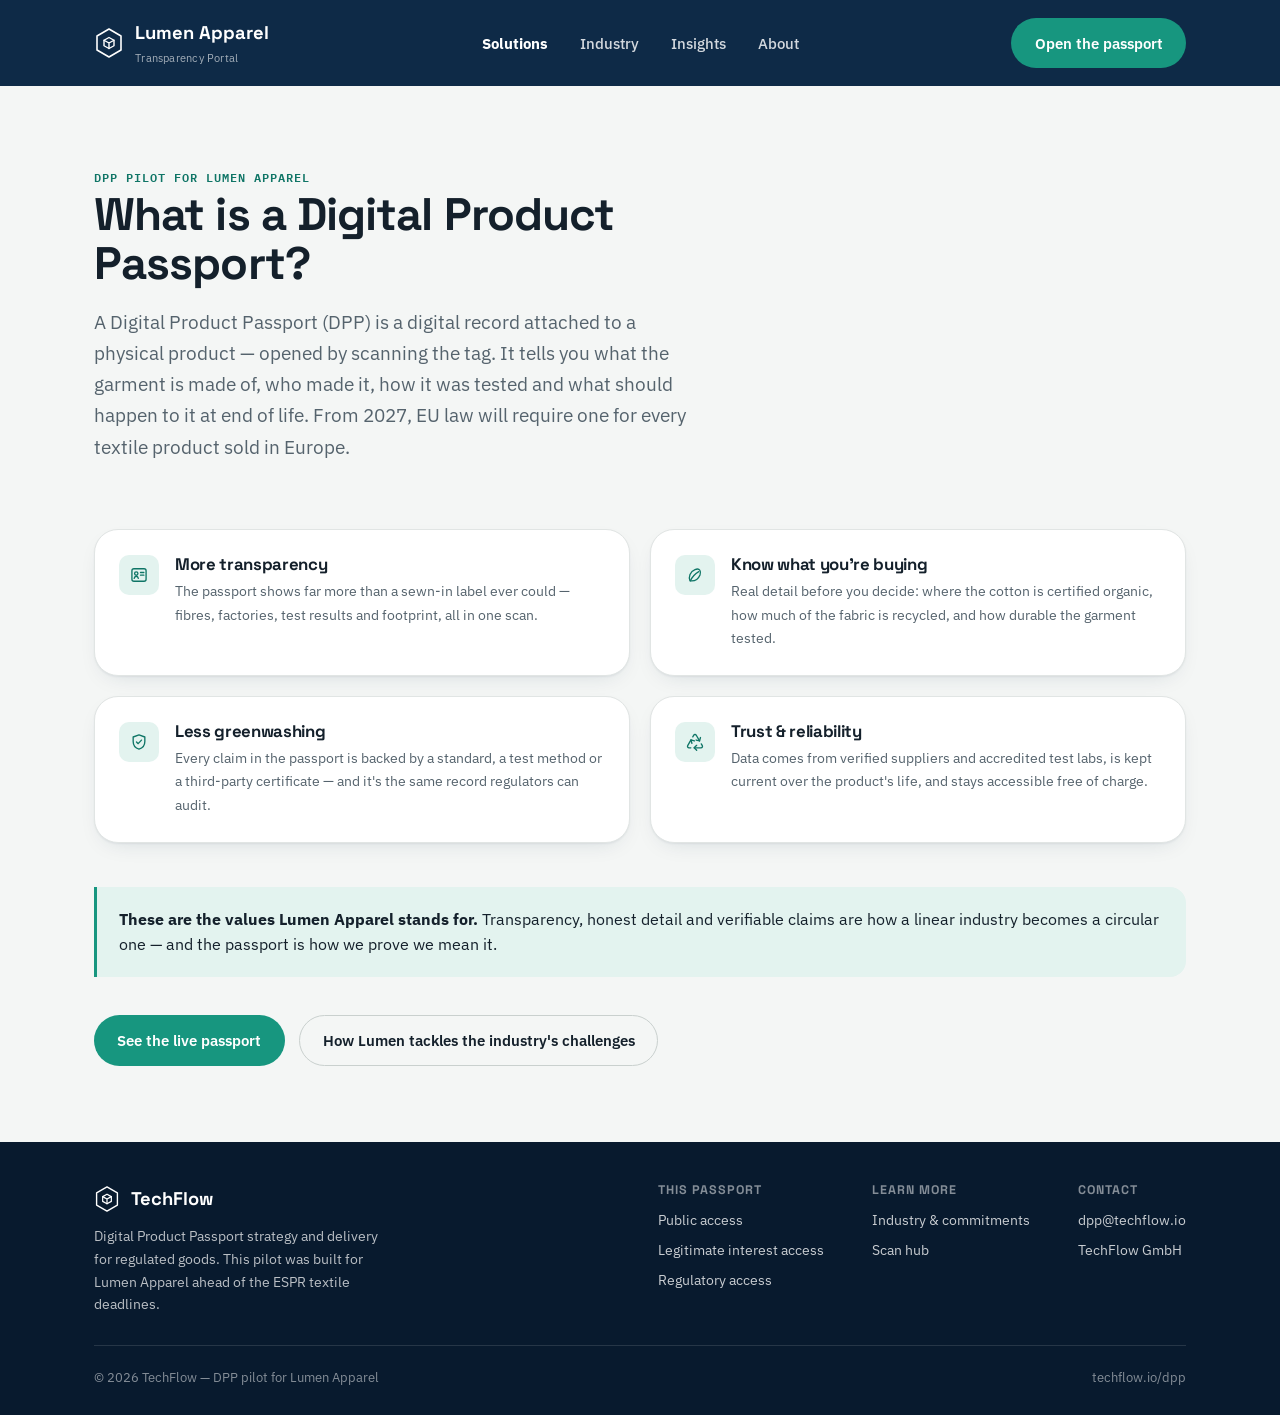
<file: solutions.html>
<!DOCTYPE html>
<html lang="en">
<head>
<meta charset="UTF-8">
<meta name="viewport" content="width=device-width, initial-scale=1.0">
<title>Transparency Portal — What is a Digital Product Passport? | TechFlow</title>
<meta name="description" content="What a Digital Product Passport is and why it matters: more transparency, real detail about what you buy, less greenwashing — the values Lumen Apparel shares on the way to a circular economy.">
<link rel="icon" href="data:image/svg+xml,%3Csvg xmlns='http://www.w3.org/2000/svg' viewBox='0 0 30 30'%3E%3Cpolygon points='15,1 27,8 27,22 15,29 3,22 3,8' fill='%230E2A47'/%3E%3Cpath d='M15 9.5 20 12.25 20 17.75 15 20.5 10 17.75 10 12.25Z M10 12.25 15 15 20 12.25 M15 15 V20.5' fill='none' stroke='white' stroke-width='1.5' stroke-linejoin='round'/%3E%3C/svg%3E">
<link rel="preconnect" href="https://fonts.googleapis.com">
<link rel="preconnect" href="https://fonts.gstatic.com" crossorigin>
<link href="https://fonts.googleapis.com/css2?family=Space+Grotesk:wght@500;600;700&family=IBM+Plex+Sans:wght@400;500;600;700&family=IBM+Plex+Mono:wght@500;600&display=swap" rel="stylesheet">
<link rel="stylesheet" href="assets/css/tf-tokens.css">
<link rel="stylesheet" href="assets/css/tf-base.css">
<style>
  .page-hero { padding: clamp(3rem, 6vw, 5rem) 0 2rem; }
  .page-hero h1 { font-size: var(--fs-h1); max-width: 24ch; }
  .page-hero .hero-lead { font-size: var(--fs-lead); color: var(--ink-soft); max-width: 54ch; margin-top: 1.1rem; }
  .value-grid { display: grid; grid-template-columns: repeat(2, 1fr); gap: 1.25rem; padding: 2.2rem 0 1rem; }
  .value-card { background: var(--card); border: 1px solid var(--line); border-radius: var(--radius-l); box-shadow: var(--shadow-card); padding: 1.6rem 1.5rem; display: flex; gap: 1rem; }
  .value-card .icon { flex-shrink: 0; width: 40px; height: 40px; border-radius: 10px; background: var(--teal-tint); color: var(--teal-dark); display: flex; align-items: center; justify-content: center; }
  .value-card h3 { font-size: 1.05rem; margin-bottom: 0.35rem; }
  .value-card p { font-size: 0.9rem; color: var(--ink-soft); }
  .closing { border-left: 3px solid var(--teal); background: var(--teal-tint); border-radius: 0 var(--radius-m) var(--radius-m) 0; padding: 1.2rem 1.4rem; margin: 1.8rem 0 0; font-size: 0.98rem; }
  .cta-row { display: flex; gap: 0.9rem; flex-wrap: wrap; padding: 2.4rem 0 var(--section-pad); }
  @media (max-width: 800px) { .value-grid { grid-template-columns: 1fr; } }
</style>
</head>
<body>

<svg style="display:none" aria-hidden="true">
  <symbol id="icon-hex" viewBox="0 0 30 30" fill="none" stroke="currentColor" stroke-linecap="round" stroke-linejoin="round"><polygon points="15,1 27,8 27,22 15,29 3,22 3,8" stroke-width="1.6"/><path d="M15 9.5 20 12.25 20 17.75 15 20.5 10 17.75 10 12.25Z" stroke-width="1.4"/><path d="M10 12.25 15 15 20 12.25M15 15V20.5" stroke-width="1.4"/></symbol>
  <symbol id="icon-id" viewBox="0 0 24 24" fill="none" stroke="currentColor" stroke-width="1.6" stroke-linecap="round" stroke-linejoin="round"><rect x="3.5" y="4.5" width="17" height="15" rx="2.5"/><circle cx="8.7" cy="10.3" r="2"/><path d="M6.2 16c.3-1.7 1.6-2.5 2.5-2.5s2.2.8 2.5 2.5"/><path d="M13.8 9h4M13.8 12.2h4"/></symbol>
  <symbol id="icon-leaf" viewBox="0 0 24 24" fill="none" stroke="currentColor" stroke-width="1.6" stroke-linecap="round" stroke-linejoin="round"><path d="M6 19c-2-5 0-11 6-13.5C18 3 19.5 8 18 12c-2.5 6-8 7.5-12 7z"/><path d="M6.5 19c2-4.5 5-8 10-11"/></symbol>
  <symbol id="icon-shield" viewBox="0 0 24 24" fill="none" stroke="currentColor" stroke-width="1.6" stroke-linecap="round" stroke-linejoin="round"><path d="M12 3.5 5 6v5.5c0 5 3 8 7 9 4-1 7-4 7-9V6z"/><path d="M9 12l2 2 4-4.3"/></symbol>
  <symbol id="icon-recycle" viewBox="0 0 24 24" fill="none" stroke="currentColor" stroke-width="1.6" stroke-linecap="round" stroke-linejoin="round"><path d="M7 19H4.815a1.83 1.83 0 0 1-1.57-.881 1.785 1.785 0 0 1-.004-1.784L7.196 9.5"/><path d="M11 19h8.203a1.83 1.83 0 0 0 1.556-.89 1.784 1.784 0 0 0 0-1.775l-1.226-2.12"/><path d="m14 16-3 3 3 3"/><path d="M8.293 13.596 7.196 9.5l4.099 1.098"/><path d="m9.344 5.811 1.093-1.892A1.83 1.83 0 0 1 11.985 3a1.784 1.784 0 0 1 1.546.888l3.943 6.843"/><path d="m13.378 9.633 4.096 1.098 1.097-4.096"/></symbol>
</svg>

<header class="site-header">
  <div class="wrap">
    <a href="index.html" class="brand">
      <svg class="brand-mark" width="30" height="30"><use href="#icon-hex"/></svg>
      <span>Lumen Apparel<small>Transparency Portal</small></span>
    </a>
    <nav class="nav-links">
      <a href="solutions.html" aria-current="page" style="color:#fff; font-weight:700;">Solutions</a>
      <a href="industry.html">Industry</a>
      <a href="public-access.html#trust">Insights</a>
      <a href="#footer">About</a>
    </nav>
    <div class="nav-right">
      <a href="public-access.html" class="btn btn-primary">Open the passport</a>
      <button class="menu-toggle" aria-label="Open menu" aria-expanded="false"><span></span></button>
    </div>
  </div>
</header>
<div class="mobile-panel">
  <a href="solutions.html">Solutions</a>
  <a href="industry.html">Industry</a>
  <a href="public-access.html#trust">Insights</a>
  <a href="#footer">About</a>
</div>

<main>
  <section class="page-hero">
    <div class="wrap">
      <span class="eyebrow">DPP Pilot for Lumen Apparel</span>
      <h1>What is a Digital Product Passport?</h1>
      <p class="hero-lead">A Digital Product Passport (DPP) is a digital record attached to a physical product — opened by scanning the tag. It tells you what the garment is made of, who made it, how it was tested and what should happen to it at end of life. From 2027, EU law will require one for every textile product sold in Europe.</p>
    </div>
  </section>

  <section>
    <div class="wrap">
      <div class="value-grid">
        <article class="value-card">
          <span class="icon"><svg width="20" height="20"><use href="#icon-id"/></svg></span>
          <div>
            <h3>More transparency</h3>
            <p>The passport shows far more than a sewn-in label ever could — fibres, factories, test results and footprint, all in one scan.</p>
          </div>
        </article>
        <article class="value-card">
          <span class="icon"><svg width="20" height="20"><use href="#icon-leaf"/></svg></span>
          <div>
            <h3>Know what you're buying</h3>
            <p>Real detail before you decide: where the cotton is certified organic, how much of the fabric is recycled, and how durable the garment tested.</p>
          </div>
        </article>
        <article class="value-card">
          <span class="icon"><svg width="20" height="20"><use href="#icon-shield"/></svg></span>
          <div>
            <h3>Less greenwashing</h3>
            <p>Every claim in the passport is backed by a standard, a test method or a third-party certificate — and it's the same record regulators can audit.</p>
          </div>
        </article>
        <article class="value-card">
          <span class="icon"><svg width="20" height="20"><use href="#icon-recycle"/></svg></span>
          <div>
            <h3>Trust &amp; reliability</h3>
            <p>Data comes from verified suppliers and accredited test labs, is kept current over the product's life, and stays accessible free of charge.</p>
          </div>
        </article>
      </div>
      <p class="closing"><strong>These are the values Lumen Apparel stands for.</strong> Transparency, honest detail and verifiable claims are how a linear industry becomes a circular one — and the passport is how we prove we mean it.</p>
      <div class="cta-row">
        <a href="public-access.html" class="btn btn-primary">See the live passport</a>
        <a href="industry.html" class="btn btn-secondary">How Lumen tackles the industry's challenges</a>
      </div>
    </div>
  </section>
</main>

<footer class="site-footer" id="footer">
  <div class="wrap">
    <div class="footer-top">
      <div class="footer-brand">
        <span class="brand"><svg class="brand-mark" width="26" height="26"><use href="#icon-hex"/></svg>TechFlow</span>
        <p>Digital Product Passport strategy and delivery for regulated goods. This pilot was built for Lumen Apparel ahead of the ESPR textile deadlines.</p>
      </div>
      <div class="footer-cols">
        <div class="footer-col">
          <h4>This passport</h4>
          <a href="public-access.html">Public access</a>
          <a href="legitimate-interest-access.html">Legitimate interest access</a>
          <a href="regulatory-access.html">Regulatory access</a>
        </div>
        <div class="footer-col">
          <h4>Learn more</h4>
          <a href="industry.html">Industry &amp; commitments</a>
          <a href="index.html">Scan hub</a>
        </div>
        <div class="footer-col">
          <h4>Contact</h4>
          <a href="mailto:dpp@techflow.io">dpp@techflow.io</a>
          <p>TechFlow GmbH</p>
        </div>
      </div>
    </div>
    <div class="footer-bottom">
      <span>© 2026 TechFlow — DPP pilot for Lumen Apparel</span>
      <span>techflow.io/dpp</span>
    </div>
  </div>
</footer>

<script src="assets/js/tf-nav.js"></script>
</body>
</html>
</file>
<file: assets/css/tf-tokens.css>
:root {
  /* ---- Color: navy consultancy chrome, warm off-white canvas, one teal accent ---- */
  --navy: #0E2A47;
  --navy-deep: #081A2E;
  --navy-soft: #1B3A5C;

  --teal: #17967F;
  --teal-dark: #0F7566;
  --teal-tint: #E3F3EF;

  --bg: #F4F6F5;
  --card: #FFFFFF;

  --ink: #14202B;
  --ink-soft: #55636D;
  --ink-faint: #7C8890;

  --line: #E1E5E4;
  --line-strong: #C9D0CE;

  /* tier accents — used sparingly as a dot + label, never a wash of color */
  --tier-public: #17967F;
  --tier-public-tint: #E3F3EF;
  --tier-legit: #8A6100;
  --tier-legit-tint: #F4EBD6;
  --tier-authority: #A3372A;
  --tier-authority-tint: #F7E6E2;

  --invert: #FFFFFF;

  /* ---- Type ---- */
  --font-display: 'Space Grotesk', 'Segoe UI', system-ui, sans-serif;
  --font-body: 'IBM Plex Sans', 'Segoe UI', system-ui, sans-serif;
  --font-mono: 'IBM Plex Mono', ui-monospace, 'SF Mono', Consolas, monospace;

  --fs-hero: clamp(2.4rem, 4vw + 1rem, 3.75rem);
  --fs-h1: clamp(2rem, 2.6vw + 1rem, 2.85rem);
  --fs-h2: clamp(1.6rem, 1.8vw + 1rem, 2.25rem);
  --fs-h3: 1.25rem;
  --fs-lead: 1.2rem;
  --fs-body: 1.0625rem;
  --fs-small: 0.9rem;
  --fs-micro: 0.78rem;

  --lh-tight: 1.08;
  --lh-snug: 1.3;
  --lh-body: 1.62;

  --tracking-tight: -0.02em;
  --tracking-snug: -0.01em;
  --tracking-wide: 0.08em;

  /* ---- Shape / rhythm ---- */
  --radius-s: 10px;
  --radius-m: 16px;
  --radius-l: 24px;
  --radius-pill: 980px;
  --section-pad: clamp(3.5rem, 6vw, 6.5rem);
  --edge: clamp(1.25rem, 5vw, 4rem);
  --content-max: 1220px;

  --ease-out: cubic-bezier(0.16, 1, 0.3, 1);
  --dur: 0.45s;

  --shadow-card: 0 1px 2px rgba(14, 42, 71, 0.06), 0 8px 24px -12px rgba(14, 42, 71, 0.18);
  --shadow-panel: 0 24px 60px -24px rgba(8, 26, 46, 0.45);
}

@media (prefers-reduced-motion: reduce) {
  *, *::before, *::after {
    animation-duration: 0.01ms !important;
    animation-iteration-count: 1 !important;
    transition-duration: 0.01ms !important;
    scroll-behavior: auto !important;
  }
}
</file>
<file: assets/css/tf-base.css>
/* ===========================================================
   TechFlow × Elevate Essentials — shared base for the three
   DPP access-level pages (public / legitimate-interest / regulatory)
   =========================================================== */

*, *::before, *::after { box-sizing: border-box; }
html { scroll-behavior: smooth; }
body {
  margin: 0;
  background: var(--bg);
  color: var(--ink);
  font-family: var(--font-body);
  font-size: var(--fs-body);
  line-height: var(--lh-body);
  -webkit-font-smoothing: antialiased;
}
h1, h2, h3, h4 {
  font-family: var(--font-display);
  color: var(--ink);
  line-height: var(--lh-tight);
  letter-spacing: var(--tracking-tight);
  margin: 0;
}
p { margin: 0; }
a { color: inherit; }
img { max-width: 100%; display: block; }
.wrap { max-width: var(--content-max); margin: 0 auto; padding: 0 var(--edge); }

:focus-visible {
  outline: 2.5px solid var(--teal);
  outline-offset: 3px;
  border-radius: 4px;
}

.eyebrow {
  display: inline-flex;
  align-items: center;
  gap: 0.5em;
  font-family: var(--font-mono);
  font-size: var(--fs-micro);
  font-weight: 600;
  letter-spacing: var(--tracking-wide);
  text-transform: uppercase;
  color: var(--teal-dark);
}

/* ---------- buttons ---------- */
.btn {
  display: inline-flex;
  align-items: center;
  gap: 0.5rem;
  padding: 0.75rem 1.4rem;
  border-radius: var(--radius-pill);
  font-family: var(--font-body);
  font-weight: 600;
  font-size: 0.95rem;
  text-decoration: none;
  border: 1.5px solid transparent;
  cursor: pointer;
  transition: transform var(--dur) var(--ease-out), background var(--dur) var(--ease-out), border-color var(--dur) var(--ease-out);
}
.btn-primary { background: var(--teal); color: #fff; }
.btn-primary:hover { background: var(--teal-dark); }
.btn-secondary { background: transparent; border-color: var(--line-strong); color: var(--ink); }
.btn-secondary:hover { border-color: var(--ink-soft); }
.btn-ghost-invert { background: rgba(255,255,255,0.08); border-color: rgba(255,255,255,0.28); color: #fff; }
.btn-ghost-invert:hover { background: rgba(255,255,255,0.16); }

/* ---------- site header ---------- */
.site-header {
  background: var(--navy);
  color: #fff;
}
.site-header .wrap {
  display: flex;
  align-items: center;
  justify-content: space-between;
  gap: 1.5rem;
  padding-top: 1.1rem;
  padding-bottom: 1.1rem;
}
.brand {
  display: flex;
  align-items: center;
  gap: 0.7rem;
  text-decoration: none;
  color: #fff;
  font-family: var(--font-display);
  font-weight: 700;
  font-size: 1.15rem;
}
.brand-mark { flex-shrink: 0; }
.brand small {
  display: block;
  font-family: var(--font-body);
  font-weight: 400;
  font-size: 0.68rem;
  letter-spacing: 0.02em;
  color: rgba(255,255,255,0.62);
  margin-top: 0.1rem;
}
.nav-links {
  display: flex;
  gap: 2rem;
  font-size: 0.95rem;
  font-weight: 500;
}
.nav-links a { text-decoration: none; color: rgba(255,255,255,0.82); transition: color var(--dur); }
.nav-links a:hover { color: #fff; }
.nav-right { display: flex; align-items: center; gap: 1rem; }
.menu-toggle {
  display: none;
  width: 40px; height: 40px;
  border-radius: 10px;
  border: 1.5px solid rgba(255,255,255,0.3);
  background: transparent;
  position: relative;
  cursor: pointer;
}
.menu-toggle span, .menu-toggle::before, .menu-toggle::after {
  content: ''; position: absolute; left: 10px; right: 10px; height: 1.6px; background: #fff;
}
.menu-toggle::before { top: 14px; }
.menu-toggle span { top: 19px; }
.menu-toggle::after { top: 24px; }
.mobile-panel { display: none; }

/* ---------- tier bar (eyebrow + badge + cross-links) ---------- */
.tier-bar {
  background: var(--navy-deep);
  color: rgba(255,255,255,0.9);
  border-top: 1px solid rgba(255,255,255,0.08);
}
.tier-bar .wrap {
  display: flex;
  flex-wrap: wrap;
  align-items: center;
  justify-content: space-between;
  gap: 0.75rem;
  padding-top: 0.85rem;
  padding-bottom: 0.85rem;
  font-size: 0.85rem;
}
.tier-badge {
  display: inline-flex;
  align-items: center;
  gap: 0.5rem;
  padding: 0.3rem 0.8rem;
  border-radius: var(--radius-pill);
  font-family: var(--font-mono);
  font-size: 0.72rem;
  font-weight: 700;
  letter-spacing: var(--tracking-wide);
  text-transform: uppercase;
}
.tier-badge .dot { width: 7px; height: 7px; border-radius: 50%; background: currentColor; }
.tier-badge--public { background: rgba(23,150,127,0.18); color: #5FDCC1; }
.tier-badge--legit { background: rgba(138,97,0,0.22); color: #F0C15D; }
.tier-badge--authority { background: rgba(163,55,42,0.22); color: #F09184; }

.tier-switch { display: flex; gap: 1.1rem; align-items: center; flex-wrap: wrap; }
.tier-switch span.label { color: rgba(255,255,255,0.5); }
.tier-switch a {
  text-decoration: none;
  color: rgba(255,255,255,0.7);
  border-bottom: 1px solid transparent;
  padding-bottom: 1px;
}
.tier-switch a:hover { color: #fff; border-color: rgba(255,255,255,0.4); }
.tier-switch a.is-current { color: #fff; font-weight: 700; border-color: currentColor; }

/* ---------- hero ---------- */
.hero { padding: var(--section-pad) 0 3.5rem; }
.hero-grid {
  display: grid;
  grid-template-columns: 1.05fr 0.85fr 0.8fr;
  gap: clamp(1.5rem, 3vw, 2.5rem);
  align-items: start;
}
.hero-copy h1 { font-size: var(--fs-hero); margin: 0.9rem 0 1.1rem; }
.hero-copy .hero-lead { font-size: var(--fs-lead); color: var(--ink-soft); max-width: 46ch; margin-bottom: 1.8rem; }
.hero-accent { color: var(--teal-dark); }

.hero-visual {
  position: relative;
  background: linear-gradient(180deg, var(--navy) 0%, var(--navy-deep) 100%);
  border-radius: var(--radius-l);
  padding: 2.2rem 1.6rem;
  box-shadow: var(--shadow-panel);
  overflow: hidden;
}
.hero-visual::before {
  content: '';
  position: absolute; inset: 0;
  background: radial-gradient(60% 50% at 50% 30%, rgba(23,150,127,0.22), transparent 70%);
  pointer-events: none;
}
.hero-photo-frame { position: relative; z-index: 1; }
.hero-photo-frame img { width: 100%; border-radius: var(--radius-m); }

.hero-tags {
  position: relative; z-index: 3;
  display: flex; flex-wrap: wrap; gap: 0.6rem;
  margin-top: 1.4rem;
}
.hero-tag {
  display: flex; align-items: center; gap: 0.5rem;
  background: rgba(255,255,255,0.06);
  border: 1px solid rgba(255,255,255,0.14);
  border-radius: var(--radius-pill);
  padding: 0.5rem 0.9rem 0.5rem 0.6rem;
  color: #fff;
  font-size: 0.82rem;
  font-weight: 600;
}
.hero-tag svg { color: var(--teal); flex-shrink: 0; }

/* ---------- overview sidebar card ---------- */
.overview-card {
  background: var(--card);
  border: 1px solid var(--line);
  border-radius: var(--radius-l);
  box-shadow: var(--shadow-card);
  padding: 1.8rem 1.8rem 1.5rem;
}
.overview-card h2 {
  font-size: 1rem;
  font-family: var(--font-mono);
  letter-spacing: var(--tracking-wide);
  text-transform: uppercase;
  color: var(--ink-soft);
  margin-bottom: 1.1rem;
}
.overview-row {
  display: flex;
  gap: 0.9rem;
  padding: 0.85rem 0;
  border-top: 1px solid var(--line);
}
.overview-row:first-of-type { border-top: none; }
.overview-row .icon {
  flex-shrink: 0;
  width: 34px; height: 34px;
  border-radius: 9px;
  background: var(--teal-tint);
  color: var(--teal-dark);
  display: flex; align-items: center; justify-content: center;
}
.overview-row dt { font-size: 0.85rem; font-weight: 700; color: var(--ink); margin-bottom: 0.15rem; }
.overview-row dd { margin: 0; font-size: 0.88rem; color: var(--ink-soft); }
.overview-row a.reg-link { color: var(--teal-dark); font-weight: 600; text-decoration: none; }
.overview-row a.reg-link:hover { text-decoration: underline; }

.qr-block {
  margin-top: 1.4rem;
  padding-top: 1.4rem;
  border-top: 1px solid var(--line);
  display: flex;
  align-items: center;
  gap: 1rem;
}
.qr-block canvas, .qr-block img { border-radius: 8px; border: 1px solid var(--line); }
.qr-block-text p { font-size: 0.8rem; color: var(--ink-faint); }
.qr-block-text strong { display: block; font-size: 0.85rem; color: var(--ink); margin-bottom: 0.2rem; }

/* ---------- context strip ---------- */
.context-strip {
  background: var(--card);
  border-top: 1px solid var(--line);
  border-bottom: 1px solid var(--line);
  padding: 2.6rem 0;
}
.context-strip .wrap { display: grid; grid-template-columns: 1fr 1.4fr; gap: 2.5rem; align-items: start; }
.context-strip p { color: var(--ink-soft); }
.context-strip p + p { margin-top: 0.9rem; }

/* ---------- accordion / dropdown attribute browser ---------- */
.records { padding: var(--section-pad) 0; }
.records-head { display: flex; justify-content: space-between; align-items: flex-end; gap: 1.5rem; margin-bottom: 2.2rem; flex-wrap: wrap; }
.records-head h2 { font-size: var(--fs-h2); }
.records-head p { color: var(--ink-soft); margin-top: 0.5rem; max-width: 60ch; }

.dpp-accordion { border-top: 1px solid var(--line); }
.dpp-cat { border-bottom: 1px solid var(--line); }
.dpp-cat summary {
  display: flex;
  align-items: center;
  gap: 1rem;
  padding: 1.35rem 0.25rem;
  cursor: pointer;
  list-style: none;
  font-family: var(--font-display);
  font-size: 1.1rem;
  font-weight: 600;
  color: var(--ink);
}
.dpp-cat summary::-webkit-details-marker { display: none; }
.dpp-cat summary .icon {
  flex-shrink: 0;
  width: 40px; height: 40px;
  border-radius: 10px;
  background: var(--teal-tint);
  color: var(--teal-dark);
  display: flex; align-items: center; justify-content: center;
}
.dpp-cat summary .cat-meta { flex: 1; }
.dpp-cat summary .cat-meta .cat-sub { display: block; font-family: var(--font-body); font-weight: 400; font-size: 0.85rem; color: var(--ink-soft); margin-top: 0.15rem; }
.dpp-cat summary .count { font-family: var(--font-mono); font-size: 0.78rem; color: var(--ink-faint); white-space: nowrap; }
.dpp-cat summary .chevron { flex-shrink: 0; transition: transform var(--dur) var(--ease-out); color: var(--ink-faint); }
.dpp-cat[open] summary .chevron { transform: rotate(180deg); }

.dpp-cat-body { padding: 0 0.25rem 1.6rem 0.25rem; }
.field-table { width: 100%; border-collapse: collapse; }
.field-table tr { border-top: 1px dashed var(--line); }
.field-table tr:first-child { border-top: none; }
.field-table th, .field-table td { text-align: left; padding: 0.65rem 0.6rem; vertical-align: top; font-weight: 400; }
.field-table th {
  width: 30%;
  font-weight: 600;
  color: var(--ink);
  font-size: 0.92rem;
}
.field-table td.field-value { color: var(--ink-soft); font-size: 0.92rem; }
.field-table td.field-standard { color: var(--ink-faint); font-family: var(--font-mono); font-size: 0.78rem; text-align: right; white-space: nowrap; }
.field-tier {
  display: inline-block;
  margin-left: 0.5rem;
  padding: 0.1rem 0.5rem;
  border-radius: var(--radius-pill);
  font-family: var(--font-mono);
  font-size: 0.65rem;
  font-weight: 700;
  letter-spacing: 0.03em;
  vertical-align: middle;
}
.field-tier--public { background: var(--tier-public-tint); color: var(--tier-public); }
.field-tier--legit { background: var(--tier-legit-tint); color: var(--tier-legit); }
.field-tier--authority { background: var(--tier-authority-tint); color: var(--tier-authority); }

.toggle-all {
  background: transparent;
  border: 1.5px solid var(--line-strong);
  border-radius: var(--radius-pill);
  padding: 0.55rem 1.1rem;
  font-size: 0.85rem;
  font-weight: 600;
  cursor: pointer;
  color: var(--ink);
}
.toggle-all:hover { border-color: var(--ink-soft); }

/* ---------- trust strip ---------- */
.trust-strip { background: var(--navy); color: #fff; padding: 2.6rem 0; }
.trust-grid { display: grid; grid-template-columns: repeat(3, 1fr); gap: 2rem; }
.trust-item { display: flex; gap: 0.9rem; }
.trust-item .icon { flex-shrink: 0; width: 38px; height: 38px; border-radius: 10px; background: rgba(255,255,255,0.1); color: var(--teal); display: flex; align-items: center; justify-content: center; }
.trust-item h4 { font-size: 0.98rem; margin-bottom: 0.3rem; color: #fff; }
.trust-item p { font-size: 0.85rem; color: rgba(255,255,255,0.68); }

/* ---------- footer ---------- */
.site-footer { background: var(--navy-deep); color: rgba(255,255,255,0.72); padding: 2.6rem 0 1.6rem; }
.footer-top { display: flex; justify-content: space-between; gap: 2rem; flex-wrap: wrap; padding-bottom: 1.8rem; border-bottom: 1px solid rgba(255,255,255,0.12); }
.footer-brand p { max-width: 38ch; font-size: 0.88rem; margin-top: 0.7rem; }
.footer-cols { display: flex; gap: 3rem; flex-wrap: wrap; }
.footer-col h4 { font-size: 0.78rem; text-transform: uppercase; letter-spacing: var(--tracking-wide); color: rgba(255,255,255,0.5); margin-bottom: 0.7rem; }
.footer-col a, .footer-col p { display: block; font-size: 0.88rem; margin-bottom: 0.45rem; text-decoration: none; color: rgba(255,255,255,0.78); }
.footer-col a:hover { color: #fff; }
.footer-bottom { display: flex; justify-content: space-between; gap: 1rem; flex-wrap: wrap; padding-top: 1.4rem; font-size: 0.8rem; color: rgba(255,255,255,0.5); }

/* ---------- access gate ---------- */
body.is-gated { overflow: hidden; }
body.is-gated > main,
body.is-gated > .site-header,
body.is-gated > .tier-bar,
body.is-gated > .site-footer,
body.is-gated > .mobile-panel { filter: blur(14px); pointer-events: none; user-select: none; }
.gate-overlay {
  position: fixed;
  inset: 0;
  z-index: 100;
  display: flex;
  align-items: center;
  justify-content: center;
  padding: 1.25rem;
  background: rgba(8, 26, 46, 0.82);
}
.gate-card {
  width: 100%;
  max-width: 420px;
  background: var(--card);
  border-radius: var(--radius-l);
  box-shadow: var(--shadow-panel);
  padding: 2.2rem 2rem;
}
.gate-card h1 {
  font-size: 1.5rem;
  margin: 1rem 0 0.6rem;
}
.gate-card > p { color: var(--ink-soft); font-size: 0.95rem; }
.gate-form {
  display: flex;
  gap: 0.6rem;
  margin-top: 1.4rem;
}
.gate-form input {
  flex: 1;
  min-width: 0;
  font: inherit;
  font-size: 1rem;
  padding: 0.7rem 1rem;
  border: 1.5px solid var(--line-strong);
  border-radius: var(--radius-pill);
  color: var(--ink);
  background: var(--bg);
}
.gate-form input:focus-visible { outline: 2.5px solid var(--teal); outline-offset: 1px; border-color: transparent; }
.gate-error { color: var(--tier-authority); font-size: 0.85rem; margin-top: 0.7rem; font-weight: 600; }
.gate-back {
  display: inline-block;
  margin-top: 1.3rem;
  font-size: 0.88rem;
  font-weight: 600;
  color: var(--teal-dark);
  text-decoration: none;
}
.gate-back:hover { text-decoration: underline; }
.sr-only {
  position: absolute;
  width: 1px; height: 1px;
  margin: -1px; padding: 0;
  overflow: hidden;
  clip: rect(0 0 0 0);
  white-space: nowrap;
  border: 0;
}
@media (max-width: 480px) {
  .gate-form { flex-direction: column; }
  .gate-form .btn { justify-content: center; }
}

/* ---------- responsive ---------- */
@media (max-width: 1150px) {
  .hero-grid { grid-template-columns: 1fr 1fr; }
  .hero-copy { grid-column: 1 / -1; }
}
@media (max-width: 1024px) {
  .context-strip .wrap { grid-template-columns: 1fr; }
  .trust-grid { grid-template-columns: 1fr; gap: 1.5rem; }
}
@media (max-width: 700px) {
  .hero-grid { grid-template-columns: 1fr; }
}
@media (max-width: 900px) {
  .nav-links { display: none; }
  .menu-toggle { display: block; }
  .mobile-panel {
    display: none;
    flex-direction: column;
    gap: 1rem;
    background: var(--navy);
    padding: 1rem var(--edge) 1.6rem;
  }
  .mobile-panel.is-open { display: flex; }
  .mobile-panel a { color: rgba(255,255,255,0.85); text-decoration: none; font-weight: 500; }
  .tier-bar .wrap { flex-direction: column; align-items: flex-start; }
}
@media (max-width: 640px) {
  .field-table td.field-standard { display: none; }
  .field-table th { width: auto; }
  .overview-card { padding: 1.4rem; }
  .footer-bottom { flex-direction: column; }
}
</file>
